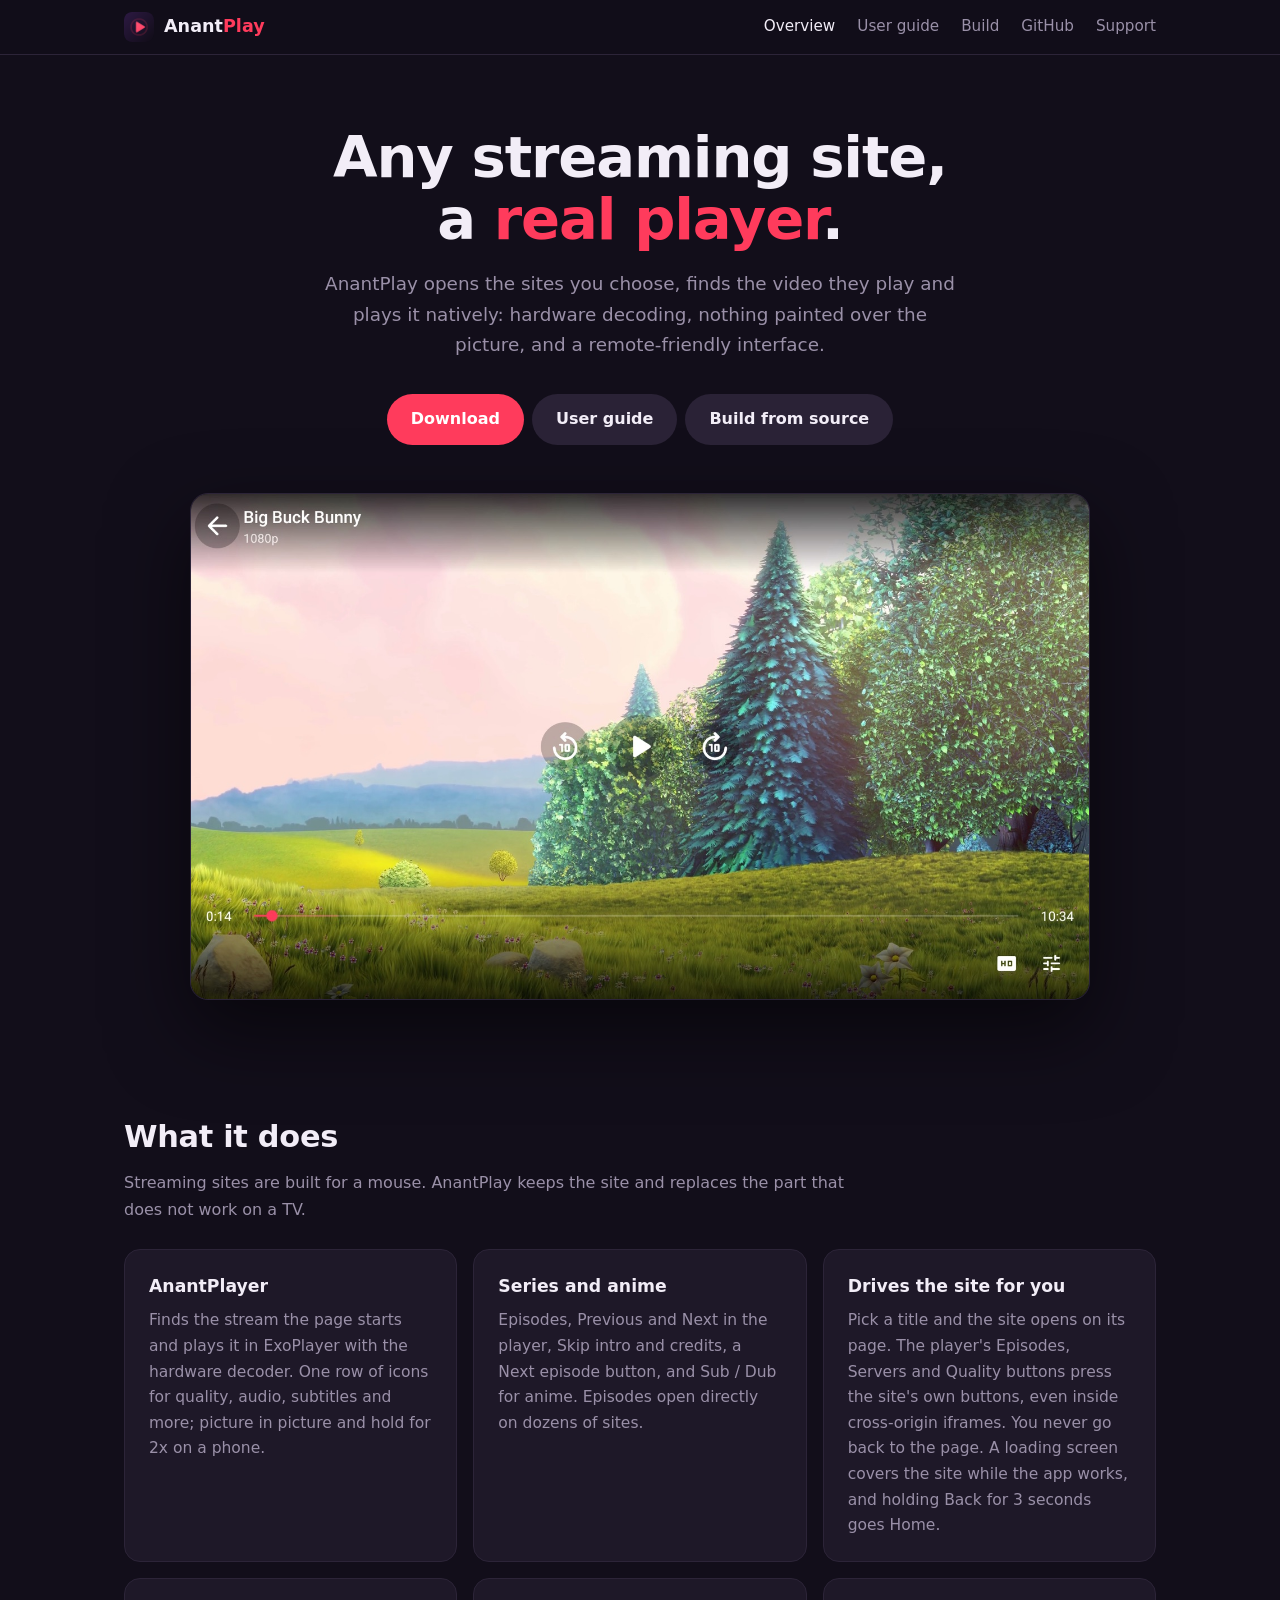
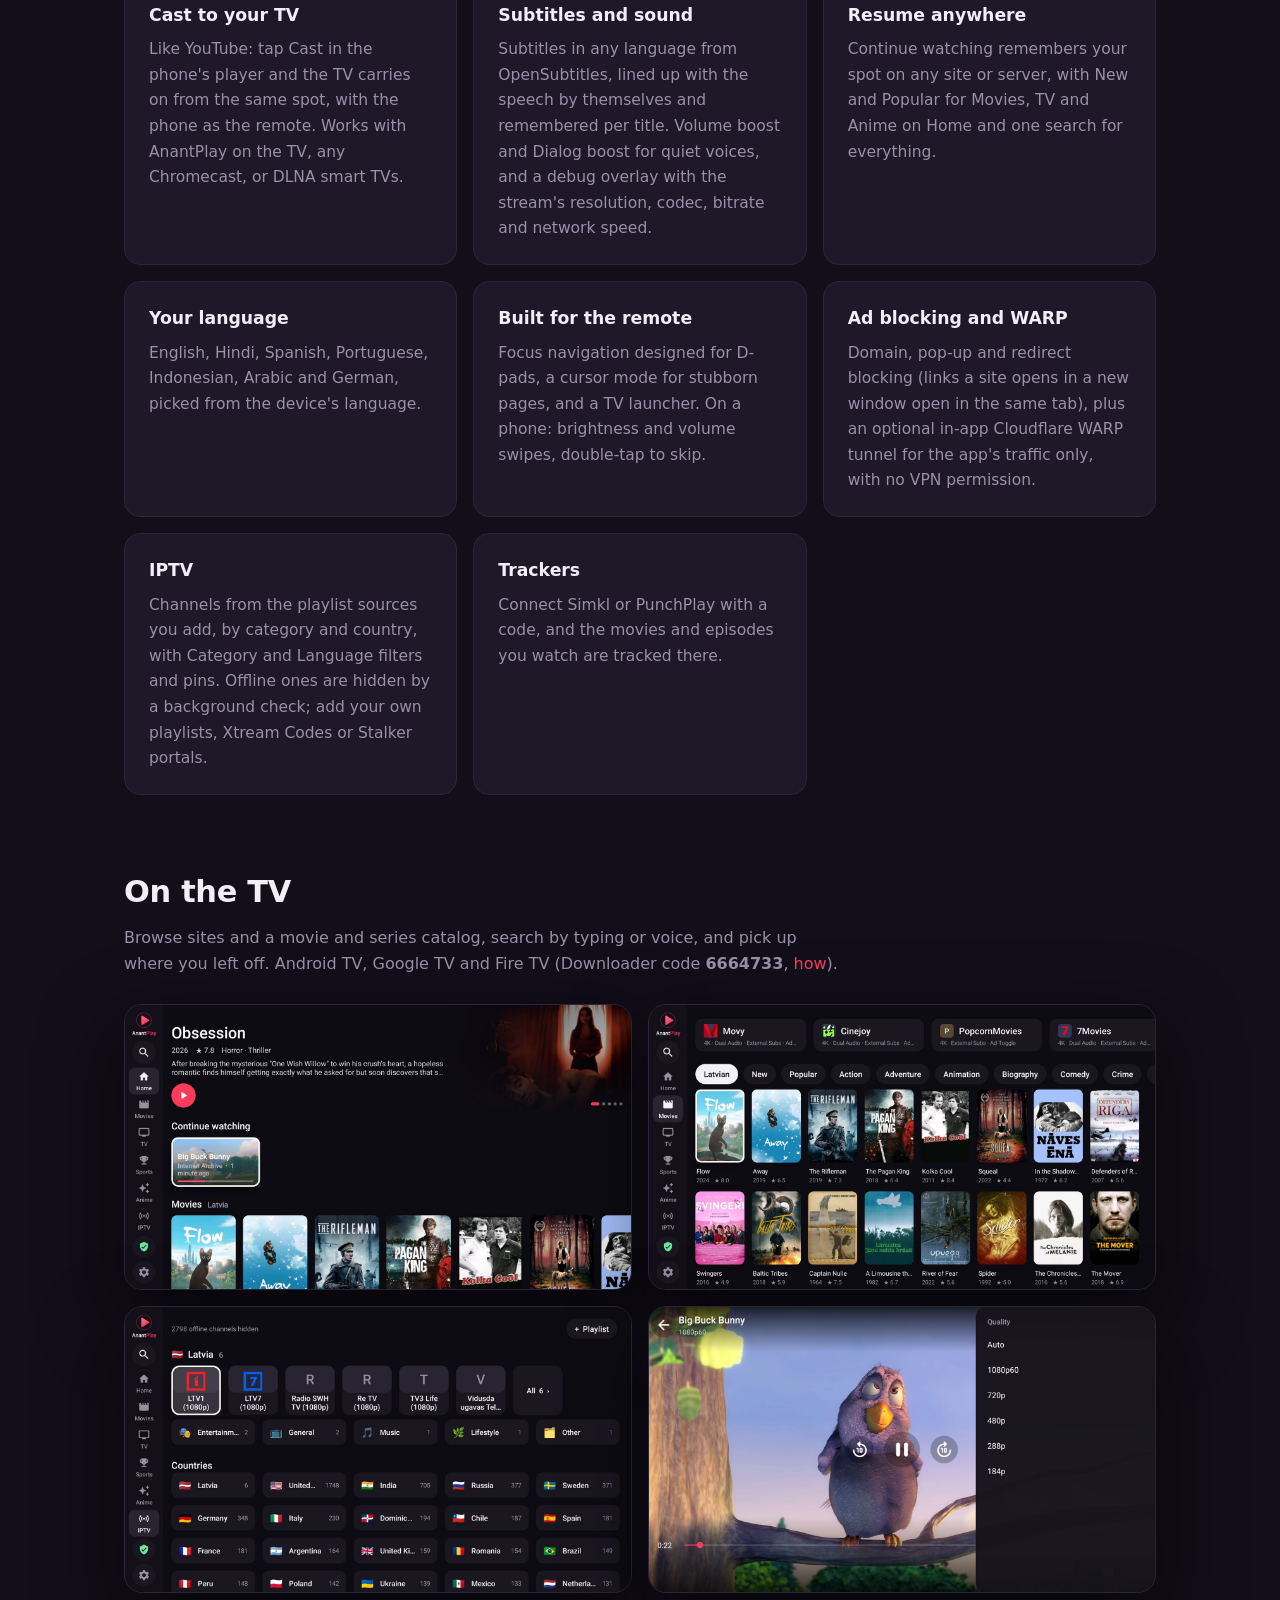
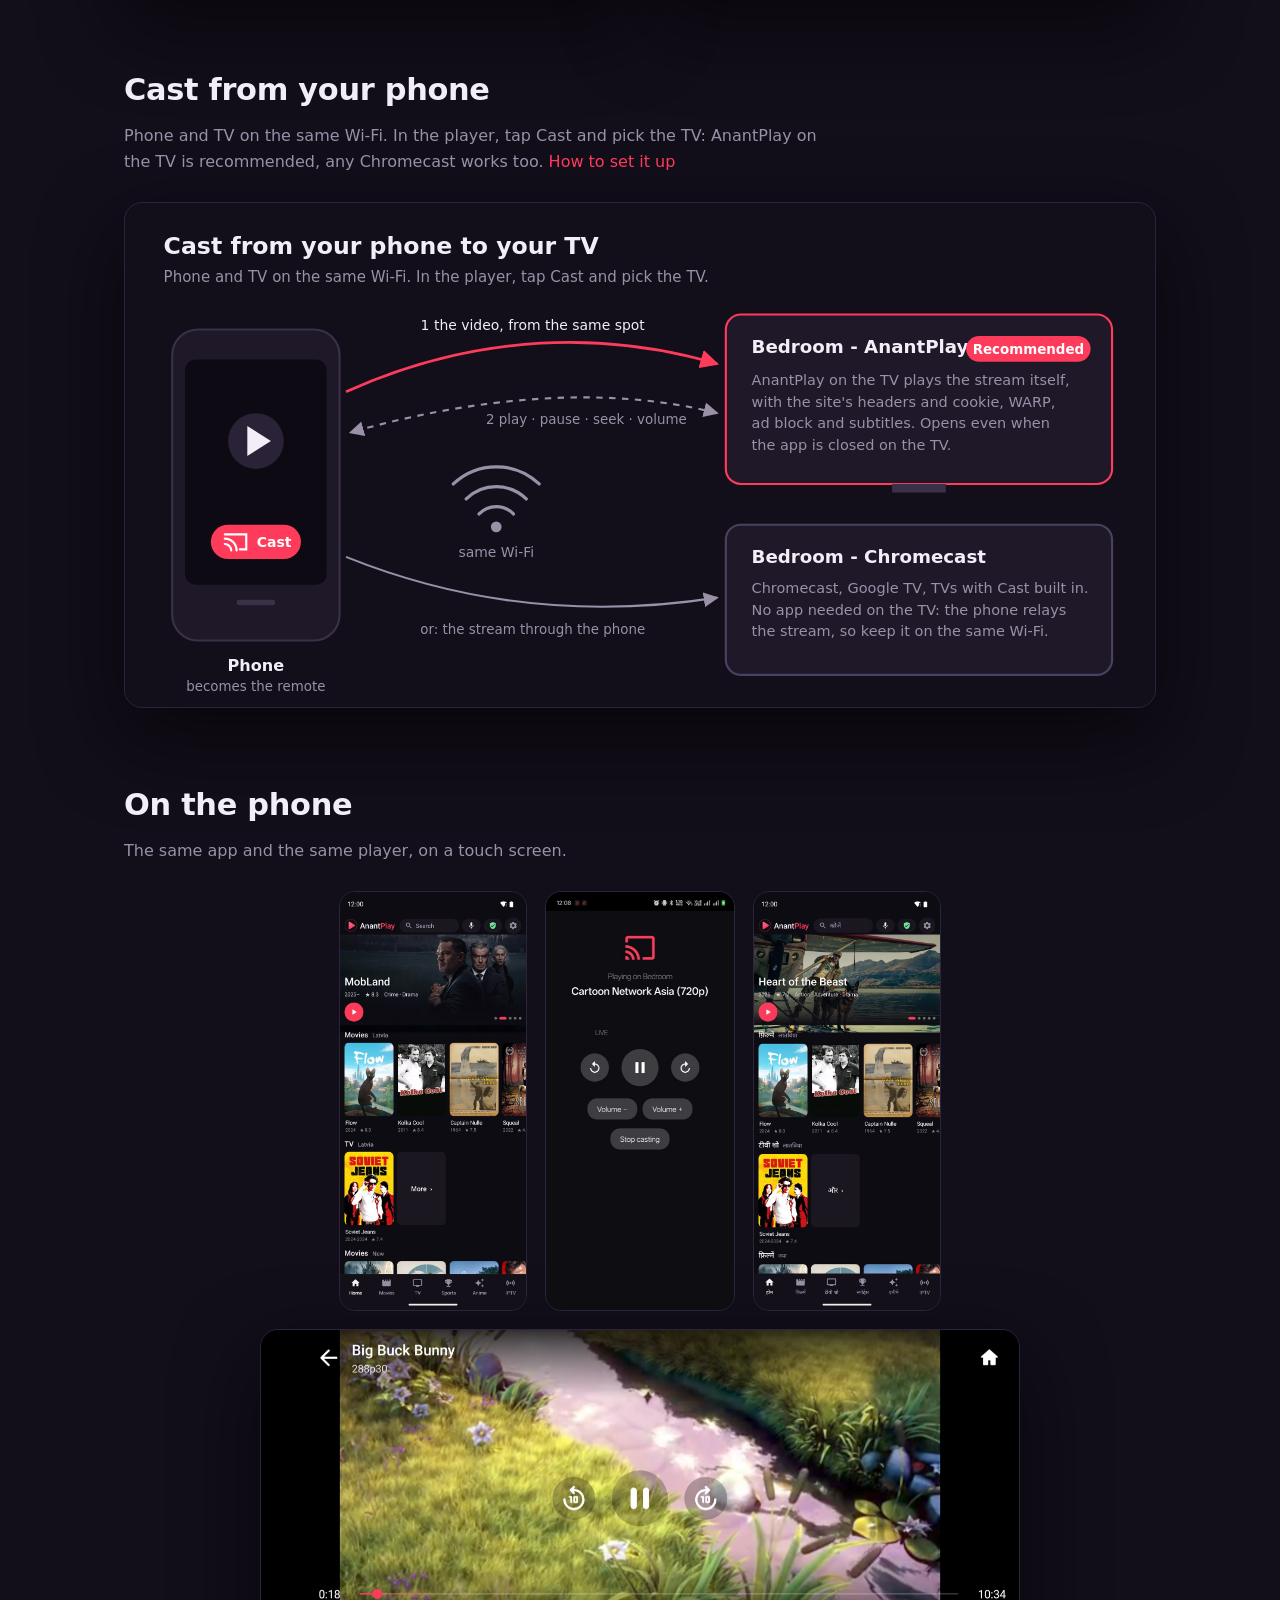
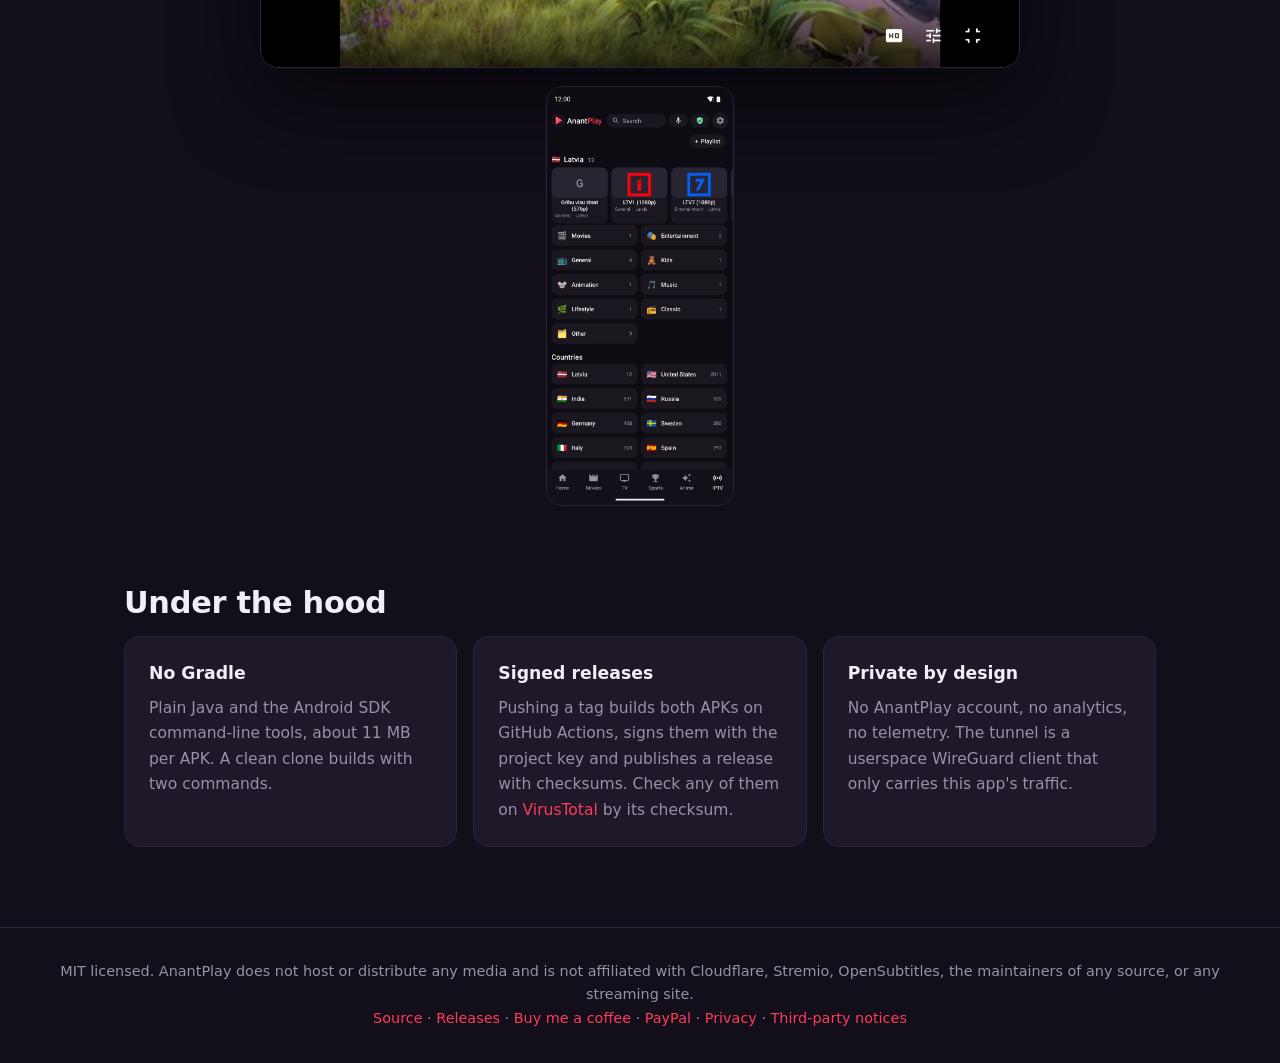
<file: docs/index.html>
<!doctype html>
<html lang="en"><head><meta charset="utf-8"><meta name="viewport" content="width=device-width,initial-scale=1">
<title>AnantPlay: any streaming site, a real player</title>
<meta name="description" content="A TV-first Android app that finds the video a streaming site plays and plays it in its own player, AnantPlayer, with ad blocking, an in-app WARP tunnel, IPTV and a remote-friendly interface.">
<meta property="og:title" content="AnantPlay: any streaming site, a real player"><meta property="og:description" content="A TV-first Android app that finds the video a streaming site plays and plays it in its own player, AnantPlayer, with ad blocking, an in-app WARP tunnel, IPTV and a remote-friendly interface."><meta property="og:image" content="banner.png">
<meta name="theme-color" content="#120e1a"><link rel="icon" href="icon.png"><link rel="stylesheet" href="style.css">
</head><body>
<header class="nav"><div class="in">
<a class="brand" href="index.html"><img src="icon.png" alt=""><span>Anant<b>Play</b></span></a>
<nav><a href="index.html" class="on">Overview</a><a href="guide.html">User guide</a><a href="build.html">Build</a><a href="https://github.com/AnantPlay/android">GitHub</a><a href="https://buymeacoffee.com/rohit267">Support</a></nav>
</div></header>

<main>
<section class="hero">
<h1>Any streaming site,<br>a <b>real player</b>.</h1>
<p class="lead">AnantPlay opens the sites you choose, finds the video they play and plays it natively: hardware decoding, nothing painted over the picture, and a remote-friendly interface.</p>
<a class="btn p" href="https://github.com/AnantPlay/android/releases/latest">Download</a><a class="btn s" href="guide.html">User guide</a><a class="btn s" href="build.html">Build from source</a>
<img class="shot" src="screenshots/player.jpg" alt="AnantPlayer">
</section>

<h2>What it does</h2>
<p class="sub">Streaming sites are built for a mouse. AnantPlay keeps the site and replaces the part that does not work on a TV.</p>
<div class="grid">
<div class="card"><h3>AnantPlayer</h3><p>Finds the stream the page starts and plays it in ExoPlayer with the hardware decoder. One row of icons for quality, audio, subtitles and more; picture in picture and hold for 2x on a phone.</p></div>
<div class="card"><h3>Series and anime</h3><p>Episodes, Previous and Next in the player, Skip intro and credits, a Next episode button, and Sub / Dub for anime. Episodes open directly on dozens of sites.</p></div>
<div class="card"><h3>Drives the site for you</h3><p>Pick a title and the site opens on its page. The player's Episodes, Servers and Quality buttons press the site's own buttons, even inside cross-origin iframes. You never go back to the page. A loading screen covers the site while the app works, and holding Back for 3 seconds goes Home.</p></div>
<div class="card"><h3>Cast to your TV</h3><p>Like YouTube: tap Cast in the phone's player and the TV carries on from the same spot, with the phone as the remote. Works with AnantPlay on the TV, any Chromecast, or DLNA smart TVs.</p></div>
<div class="card"><h3>Subtitles and sound</h3><p>Subtitles in any language from OpenSubtitles, lined up with the speech by themselves and remembered per title. Volume boost and Dialog boost for quiet voices, and a debug overlay with the stream's resolution, codec, bitrate and network speed.</p></div>
<div class="card"><h3>Resume anywhere</h3><p>Continue watching remembers your spot on any site or server, with New and Popular for Movies, TV and Anime on Home and one search for everything.</p></div>
<div class="card"><h3>Your language</h3><p>English, Hindi, Spanish, Portuguese, Indonesian, Arabic and German, picked from the device's language.</p></div>
<div class="card"><h3>Built for the remote</h3><p>Focus navigation designed for D-pads, a cursor mode for stubborn pages, and a TV launcher. On a phone: brightness and volume swipes, double-tap to skip.</p></div>
<div class="card"><h3>Ad blocking and WARP</h3><p>Domain, pop-up and redirect blocking (links a site opens in a new window open in the same tab), plus an optional in-app Cloudflare WARP tunnel for the app's traffic only, with no VPN permission.</p></div>
<div class="card"><h3>IPTV</h3><p>Channels from the playlist sources you add, by category and country, with Category and Language filters and pins. Offline ones are hidden by a background check; add your own playlists, Xtream Codes or Stalker portals.</p></div>
<div class="card"><h3>Trackers</h3><p>Connect Simkl or PunchPlay with a code, and the movies and episodes you watch are tracked there.</p></div>
</div>

<h2>On the TV</h2>
<p class="sub">Browse sites and a movie and series catalog, search by typing or voice, and pick up where you left off. Android TV, Google TV and Fire TV (Downloader code <b>6664733</b>, <a href="guide.html#firetv">how</a>).</p>
<div class="two"><img class="shot" src="screenshots/home.jpg" alt="Home"><img class="shot" src="screenshots/sites.jpg" alt="Sites"></div>
<div class="two" style="margin-top:16px"><img class="shot" src="screenshots/iptv.jpg" alt="IPTV"><img class="shot" src="screenshots/quality.jpg" alt="Quality"></div>

<h2>Cast from your phone</h2>
<p class="sub">Phone and TV on the same Wi-Fi. In the player, tap Cast and pick the TV: AnantPlay on the TV is recommended, any Chromecast works too. <a href="guide.html#cast">How to set it up</a></p>
<img class="shot" src="cast.svg" alt="Cast from the phone to a TV on the same Wi-Fi">

<h2>On the phone</h2>
<p class="sub">The same app and the same player, on a touch screen.</p>
<div class="phones"><img src="screenshots/phone-home.jpg" alt="Phone home"><img src="screenshots/phone-cast.jpg" alt="The phone as the remote"><img src="screenshots/phone-hindi.jpg" alt="Home in Hindi"></div>
<img class="shot" src="screenshots/phone-player.jpg" alt="Phone player" style="max-width:760px;margin:18px auto 0">
<div class="phones" style="margin-top:18px"><img src="screenshots/phone-iptv.jpg" alt="IPTV on a phone"></div>

<h2>Under the hood</h2>
<div class="grid">
<div class="card"><h3>No Gradle</h3><p>Plain Java and the Android SDK command-line tools, about 11 MB per APK. A clean clone builds with two commands.</p></div>
<div class="card"><h3>Signed releases</h3><p>Pushing a tag builds both APKs on GitHub Actions, signs them with the project key and publishes a release with checksums. Check any of them on <a href="https://www.virustotal.com">VirusTotal</a> by its checksum.</p></div>
<div class="card"><h3>Private by design</h3><p>No AnantPlay account, no analytics, no telemetry. The tunnel is a userspace WireGuard client that only carries this app's traffic.</p></div>
</div>
</main>
<footer>MIT licensed. AnantPlay does not host or distribute any media and is not affiliated with Cloudflare, Stremio, OpenSubtitles, the maintainers of any source, or any streaming site.<br>
<a href="https://github.com/AnantPlay/android">Source</a> · <a href="https://github.com/AnantPlay/android/releases/latest">Releases</a> · <a href="https://buymeacoffee.com/rohit267">Buy me a coffee</a> · <a href="https://paypal.me/champdev">PayPal</a> · <a href="privacy.html">Privacy</a> · <a href="https://github.com/AnantPlay/android/blob/main/THIRD_PARTY.md">Third-party notices</a></footer>
</body></html>
</file>
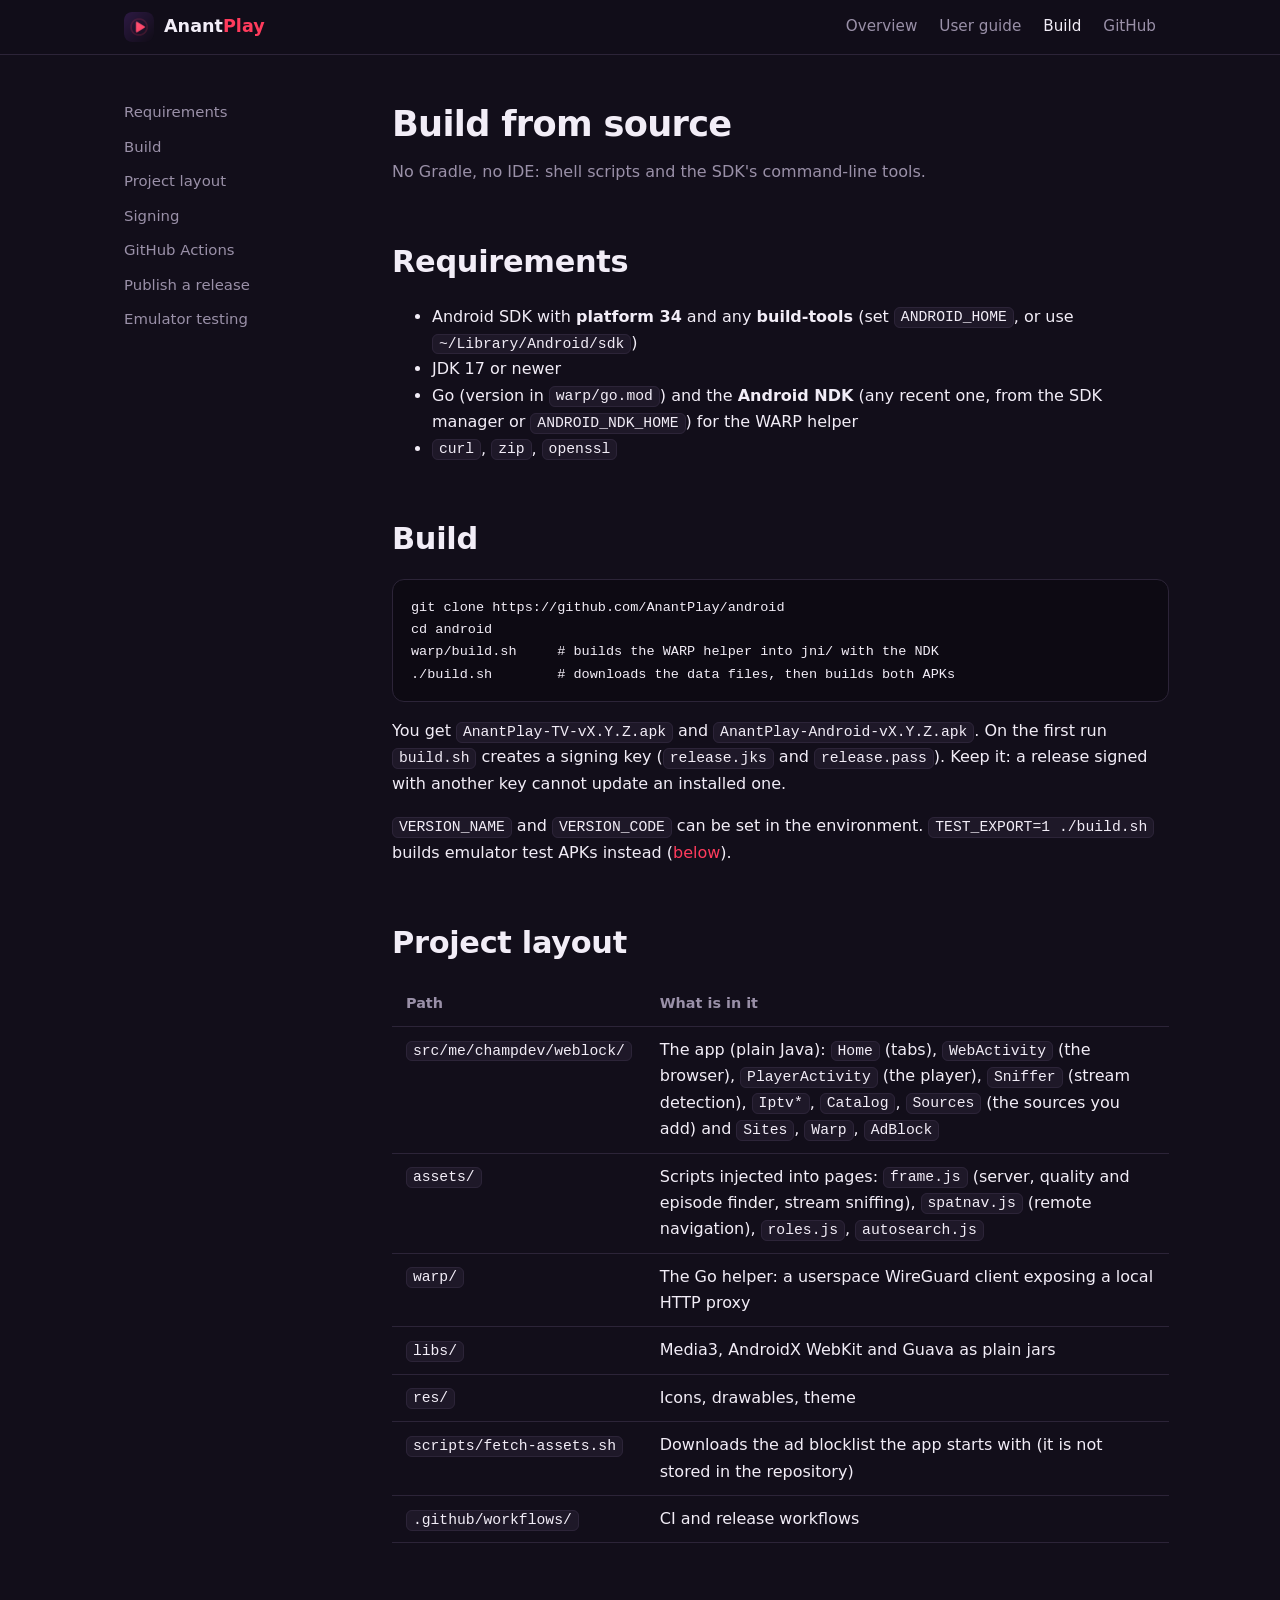
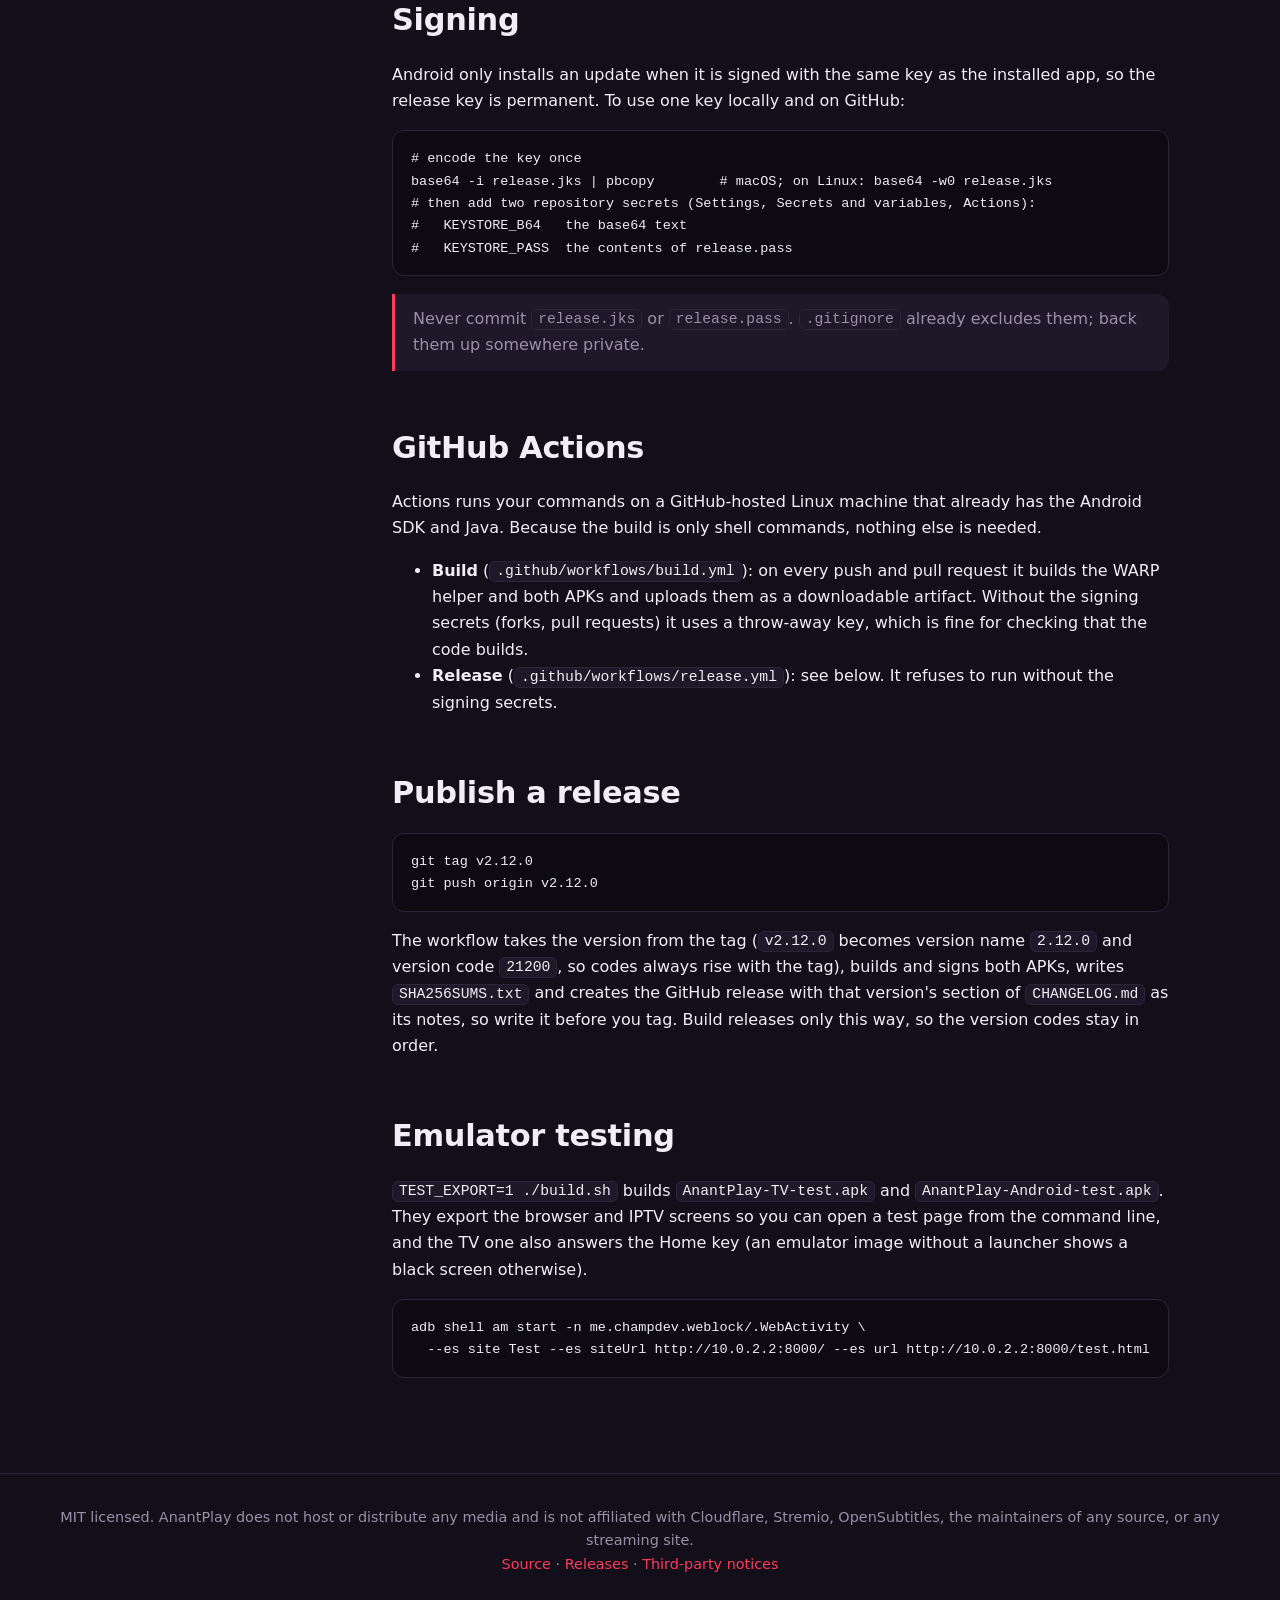
<file: docs/build.html>
<!doctype html>
<html lang="en"><head><meta charset="utf-8"><meta name="viewport" content="width=device-width,initial-scale=1">
<title>Build from source - AnantPlay</title>
<meta name="description" content="Build AnantPlay with plain Android SDK tools, set up signing, and publish releases from GitHub Actions.">
<meta property="og:title" content="Build from source - AnantPlay"><meta property="og:description" content="Build AnantPlay with plain Android SDK tools, set up signing, and publish releases from GitHub Actions."><meta property="og:image" content="banner.png">
<meta name="theme-color" content="#120e1a"><link rel="icon" href="icon.png"><link rel="stylesheet" href="style.css">
</head><body>
<header class="nav"><div class="in">
<a class="brand" href="index.html"><img src="icon.png" alt=""><span>Anant<b>Play</b></span></a>
<nav><a href="index.html">Overview</a><a href="guide.html">User guide</a><a href="build.html" class="on">Build</a><a href="https://github.com/AnantPlay/android">GitHub</a></nav>
</div></header>

<main><div class="layout">
<aside class="toc"><a href="#requirements">Requirements</a><a href="#build">Build</a><a href="#layout">Project layout</a><a href="#signing">Signing</a><a href="#ci">GitHub Actions</a><a href="#release">Publish a release</a><a href="#emulator">Emulator testing</a></aside>
<article>
<h1>Build from source</h1>
<p class="sub">No Gradle, no IDE: shell scripts and the SDK's command-line tools.</p>

<h2 id="requirements">Requirements</h2>
<ul><li>Android SDK with <b>platform 34</b> and any <b>build-tools</b> (set <code>ANDROID_HOME</code>, or use <code>~/Library/Android/sdk</code>)</li>
<li>JDK 17 or newer</li><li>Go (version in <code>warp/go.mod</code>) and the <b>Android NDK</b> (any recent one, from the SDK manager or <code>ANDROID_NDK_HOME</code>) for the WARP helper</li><li><code>curl</code>, <code>zip</code>, <code>openssl</code></li></ul>

<h2 id="build">Build</h2>
<pre><code>git clone https://github.com/AnantPlay/android
cd android
warp/build.sh     # builds the WARP helper into jni/ with the NDK
./build.sh        # downloads the data files, then builds both APKs</code></pre>
<p>You get <code>AnantPlay-TV-vX.Y.Z.apk</code> and <code>AnantPlay-Android-vX.Y.Z.apk</code>. On the first run <code>build.sh</code> creates a signing key (<code>release.jks</code> and <code>release.pass</code>). Keep it: a release signed with another key cannot update an installed one.</p>
<p><code>VERSION_NAME</code> and <code>VERSION_CODE</code> can be set in the environment. <code>TEST_EXPORT=1 ./build.sh</code> builds emulator test APKs instead (<a href="#emulator">below</a>).</p>

<h2 id="layout">Project layout</h2>
<table><tr><th>Path</th><th>What is in it</th></tr>
<tr><td><code>src/me/champdev/weblock/</code></td><td>The app (plain Java): <code>Home</code> (tabs), <code>WebActivity</code> (the browser), <code>PlayerActivity</code> (the player), <code>Sniffer</code> (stream detection), <code>Iptv*</code>, <code>Catalog</code>, <code>Sources</code> (the sources you add) and <code>Sites</code>, <code>Warp</code>, <code>AdBlock</code></td></tr>
<tr><td><code>assets/</code></td><td>Scripts injected into pages: <code>frame.js</code> (server, quality and episode finder, stream sniffing), <code>spatnav.js</code> (remote navigation), <code>roles.js</code>, <code>autosearch.js</code></td></tr>
<tr><td><code>warp/</code></td><td>The Go helper: a userspace WireGuard client exposing a local HTTP proxy</td></tr>
<tr><td><code>libs/</code></td><td>Media3, AndroidX WebKit and Guava as plain jars</td></tr>
<tr><td><code>res/</code></td><td>Icons, drawables, theme</td></tr>
<tr><td><code>scripts/fetch-assets.sh</code></td><td>Downloads the ad blocklist the app starts with (it is not stored in the repository)</td></tr>
<tr><td><code>.github/workflows/</code></td><td>CI and release workflows</td></tr></table>

<h2 id="signing">Signing</h2>
<p>Android only installs an update when it is signed with the same key as the installed app, so the release key is permanent. To use one key locally and on GitHub:</p>
<pre><code># encode the key once
base64 -i release.jks | pbcopy        # macOS; on Linux: base64 -w0 release.jks
# then add two repository secrets (Settings, Secrets and variables, Actions):
#   KEYSTORE_B64   the base64 text
#   KEYSTORE_PASS  the contents of release.pass</code></pre>
<div class="note">Never commit <code>release.jks</code> or <code>release.pass</code>. <code>.gitignore</code> already excludes them; back them up somewhere private.</div>

<h2 id="ci">GitHub Actions</h2>
<p>Actions runs your commands on a GitHub-hosted Linux machine that already has the Android SDK and Java. Because the build is only shell commands, nothing else is needed.</p>
<ul>
<li><b>Build</b> (<code>.github/workflows/build.yml</code>): on every push and pull request it builds the WARP helper and both APKs and uploads them as a downloadable artifact. Without the signing secrets (forks, pull requests) it uses a throw-away key, which is fine for checking that the code builds.</li>
<li><b>Release</b> (<code>.github/workflows/release.yml</code>): see below. It refuses to run without the signing secrets.</li>
</ul>

<h2 id="release">Publish a release</h2>
<pre><code>git tag v2.12.0
git push origin v2.12.0</code></pre>
<p>The workflow takes the version from the tag (<code>v2.12.0</code> becomes version name <code>2.12.0</code> and version code <code>21200</code>, so codes always rise with the tag), builds and signs both APKs, writes <code>SHA256SUMS.txt</code> and creates the GitHub release with that version's section of <code>CHANGELOG.md</code> as its notes, so write it before you tag. Build releases only this way, so the version codes stay in order.</p>

<h2 id="emulator">Emulator testing</h2>
<p><code>TEST_EXPORT=1 ./build.sh</code> builds <code>AnantPlay-TV-test.apk</code> and <code>AnantPlay-Android-test.apk</code>. They export the browser and IPTV screens so you can open a test page from the command line, and the TV one also answers the Home key (an emulator image without a launcher shows a black screen otherwise).</p>
<pre><code>adb shell am start -n me.champdev.weblock/.WebActivity \
  --es site Test --es siteUrl http://10.0.2.2:8000/ --es url http://10.0.2.2:8000/test.html</code></pre>
</article>
</div></main>
<footer>MIT licensed. AnantPlay does not host or distribute any media and is not affiliated with Cloudflare, Stremio, OpenSubtitles, the maintainers of any source, or any streaming site.<br>
<a href="https://github.com/AnantPlay/android">Source</a> · <a href="https://github.com/AnantPlay/android/releases/latest">Releases</a> · <a href="https://github.com/AnantPlay/android/blob/main/THIRD_PARTY.md">Third-party notices</a></footer>
</body></html>
</file>
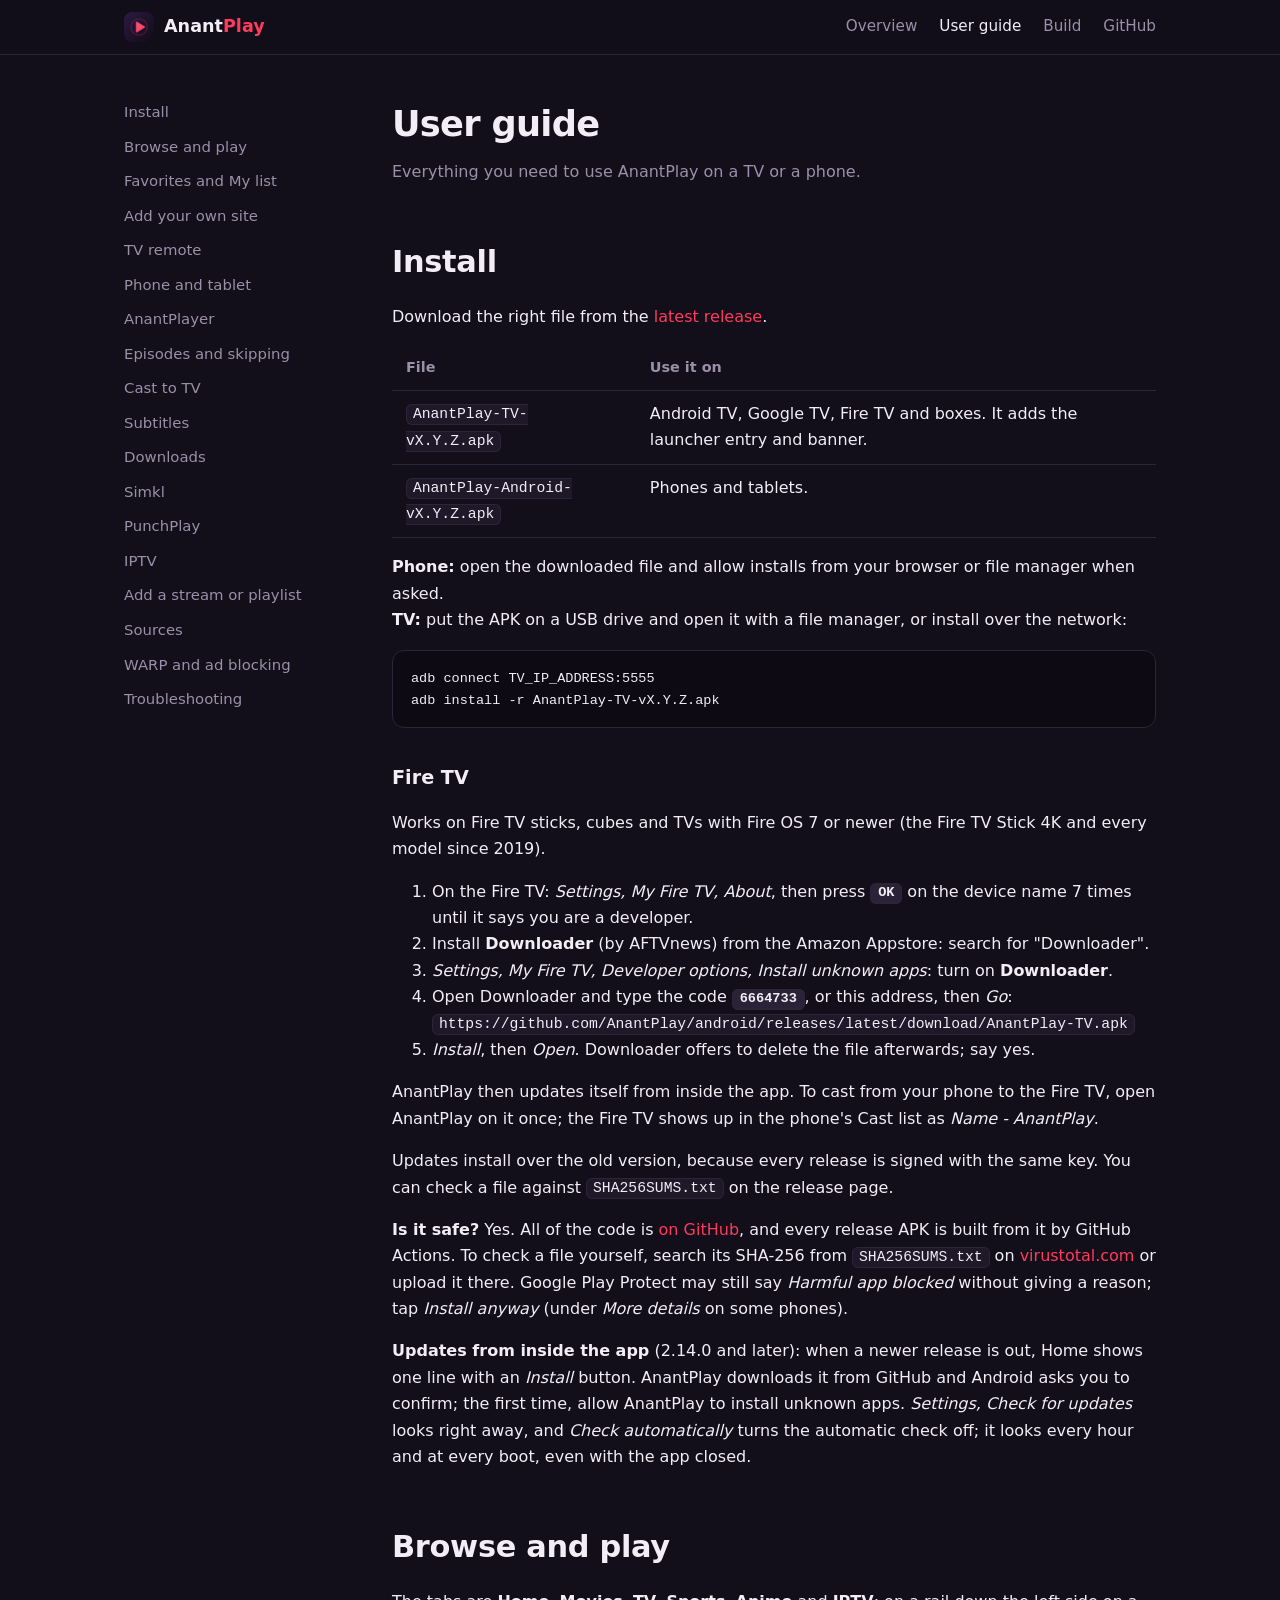
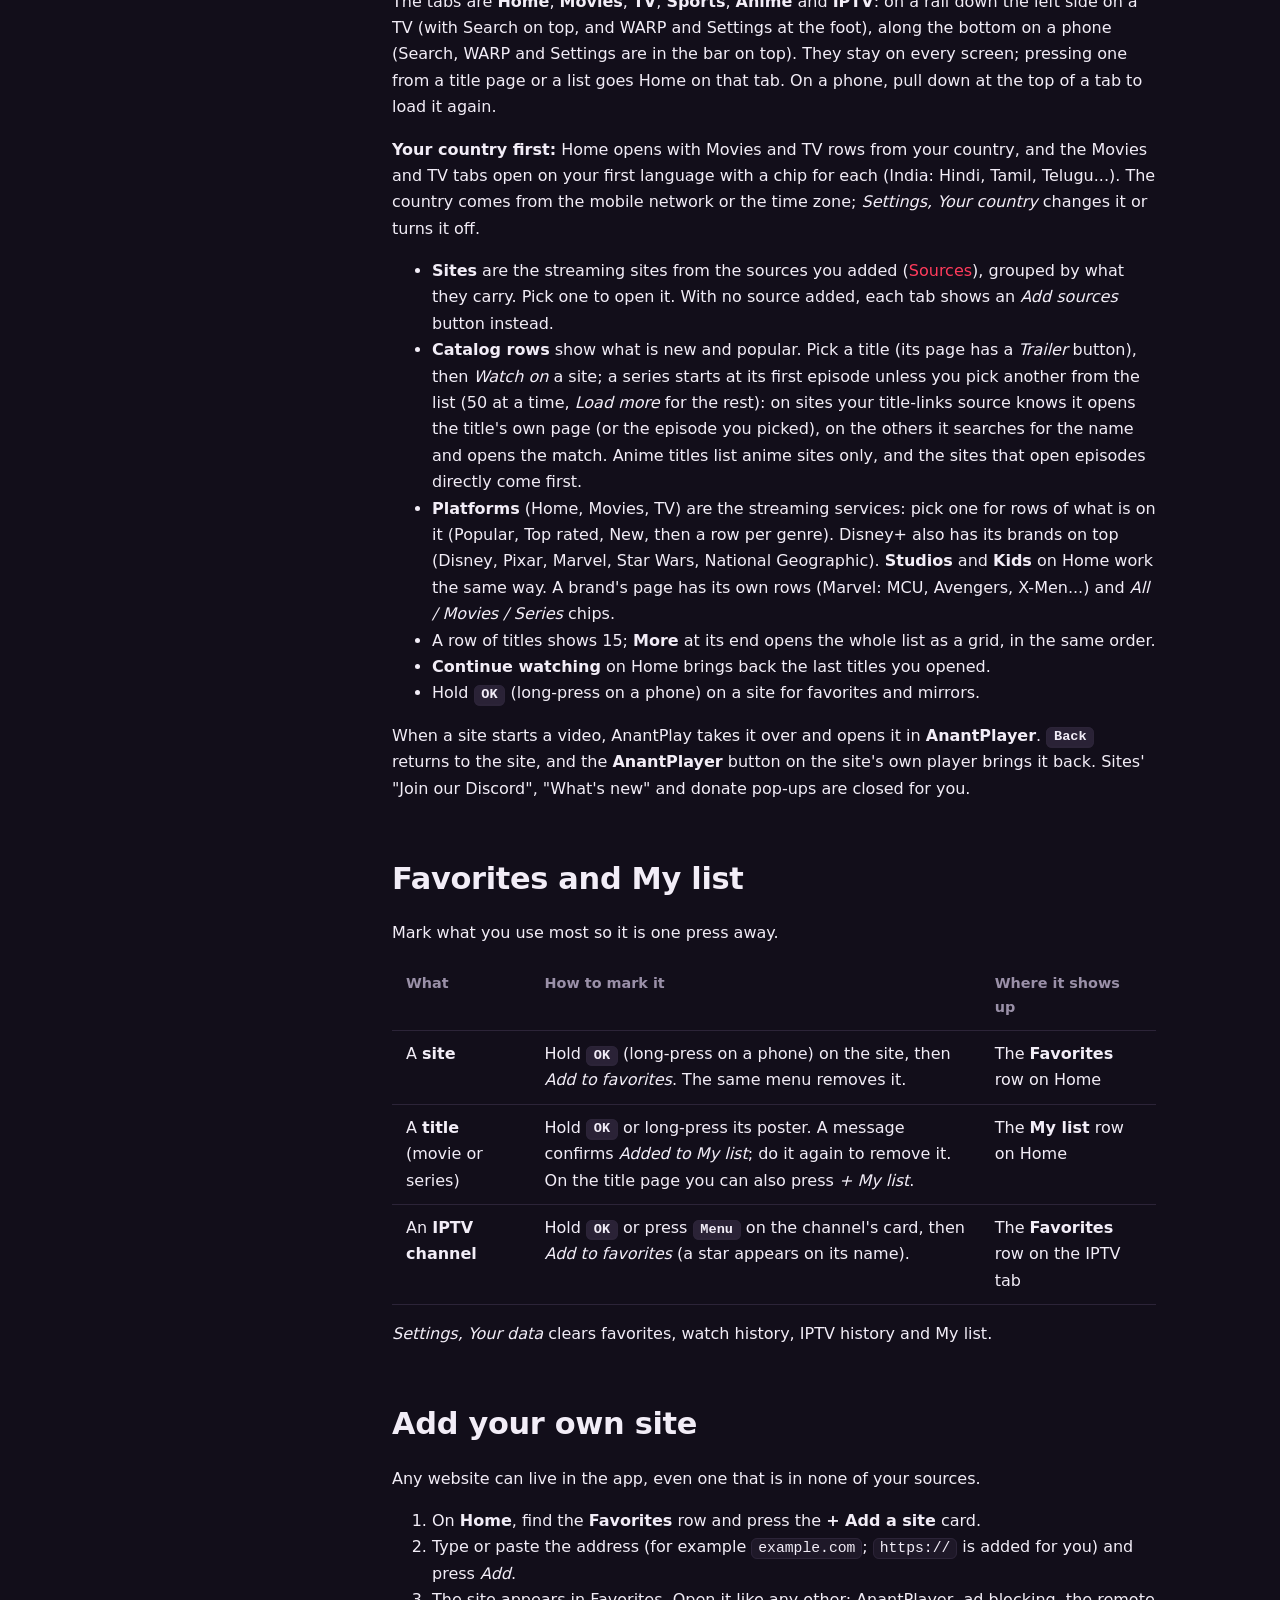
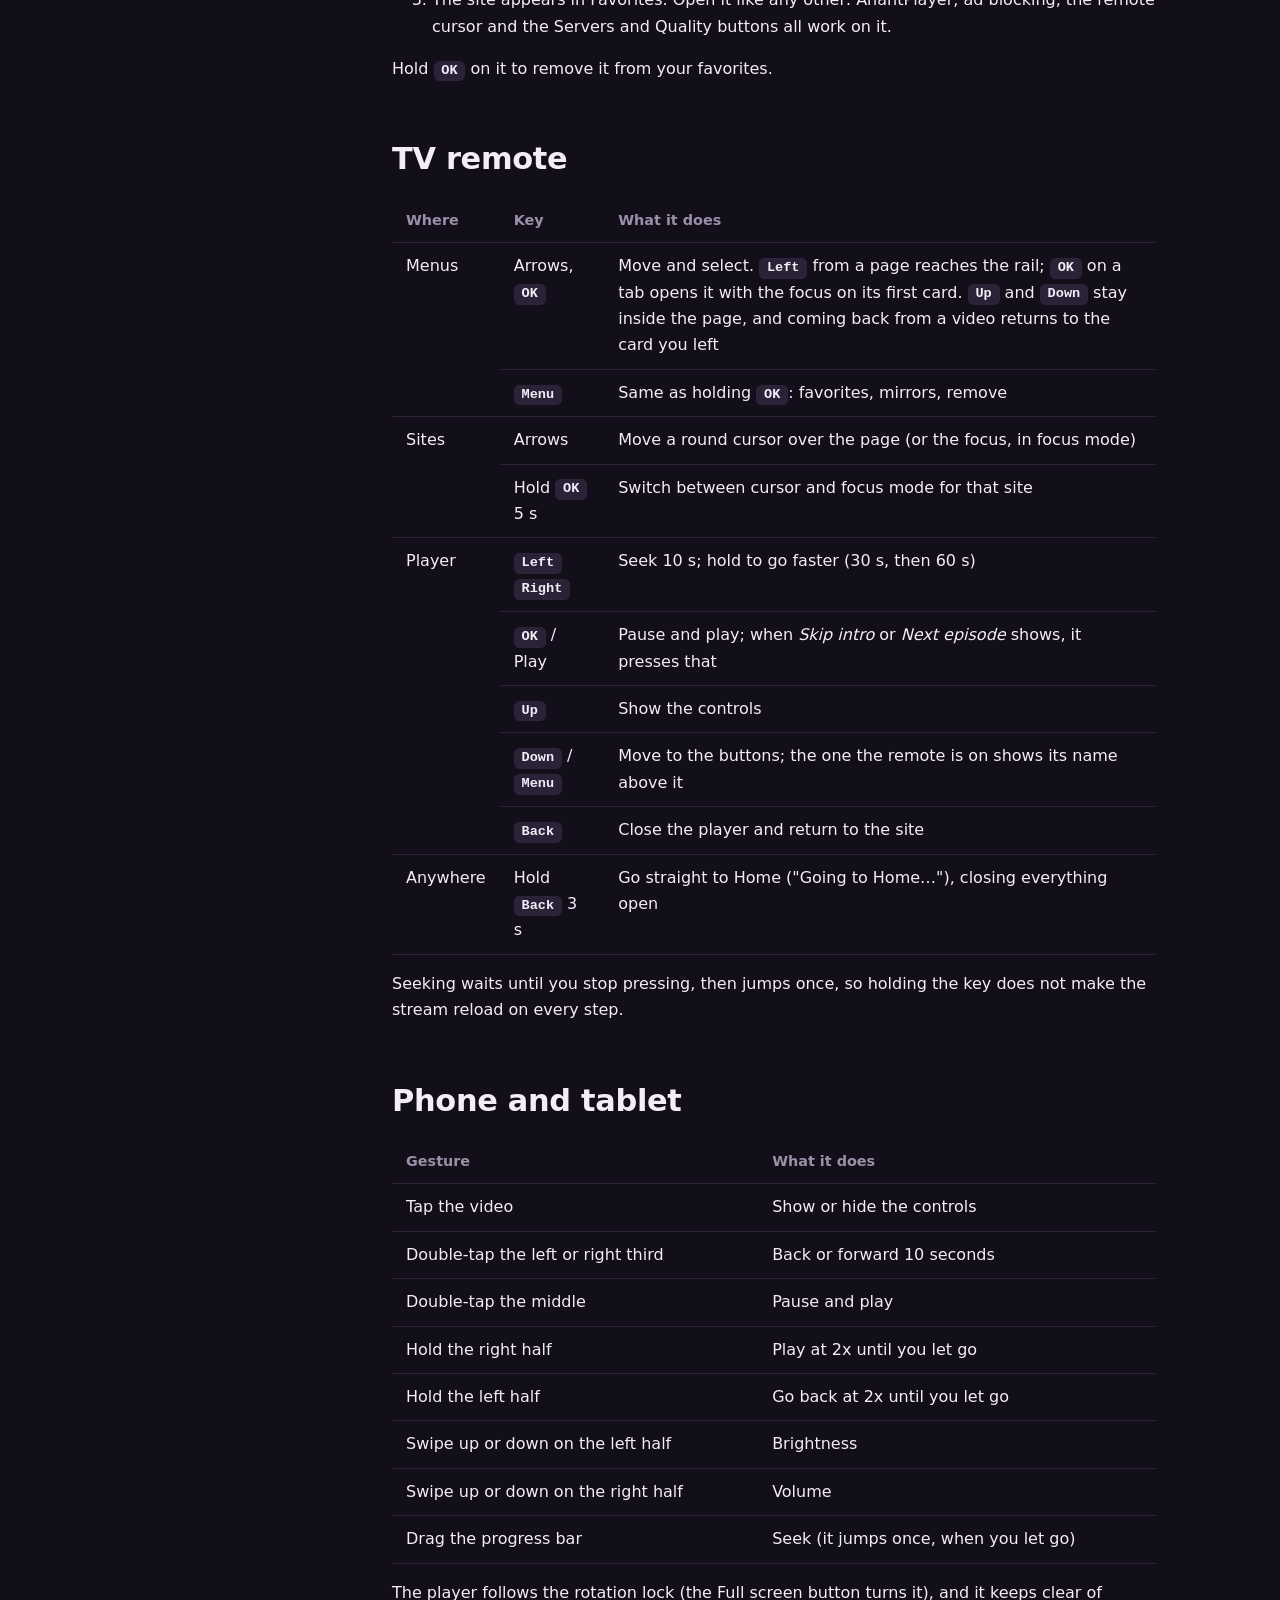
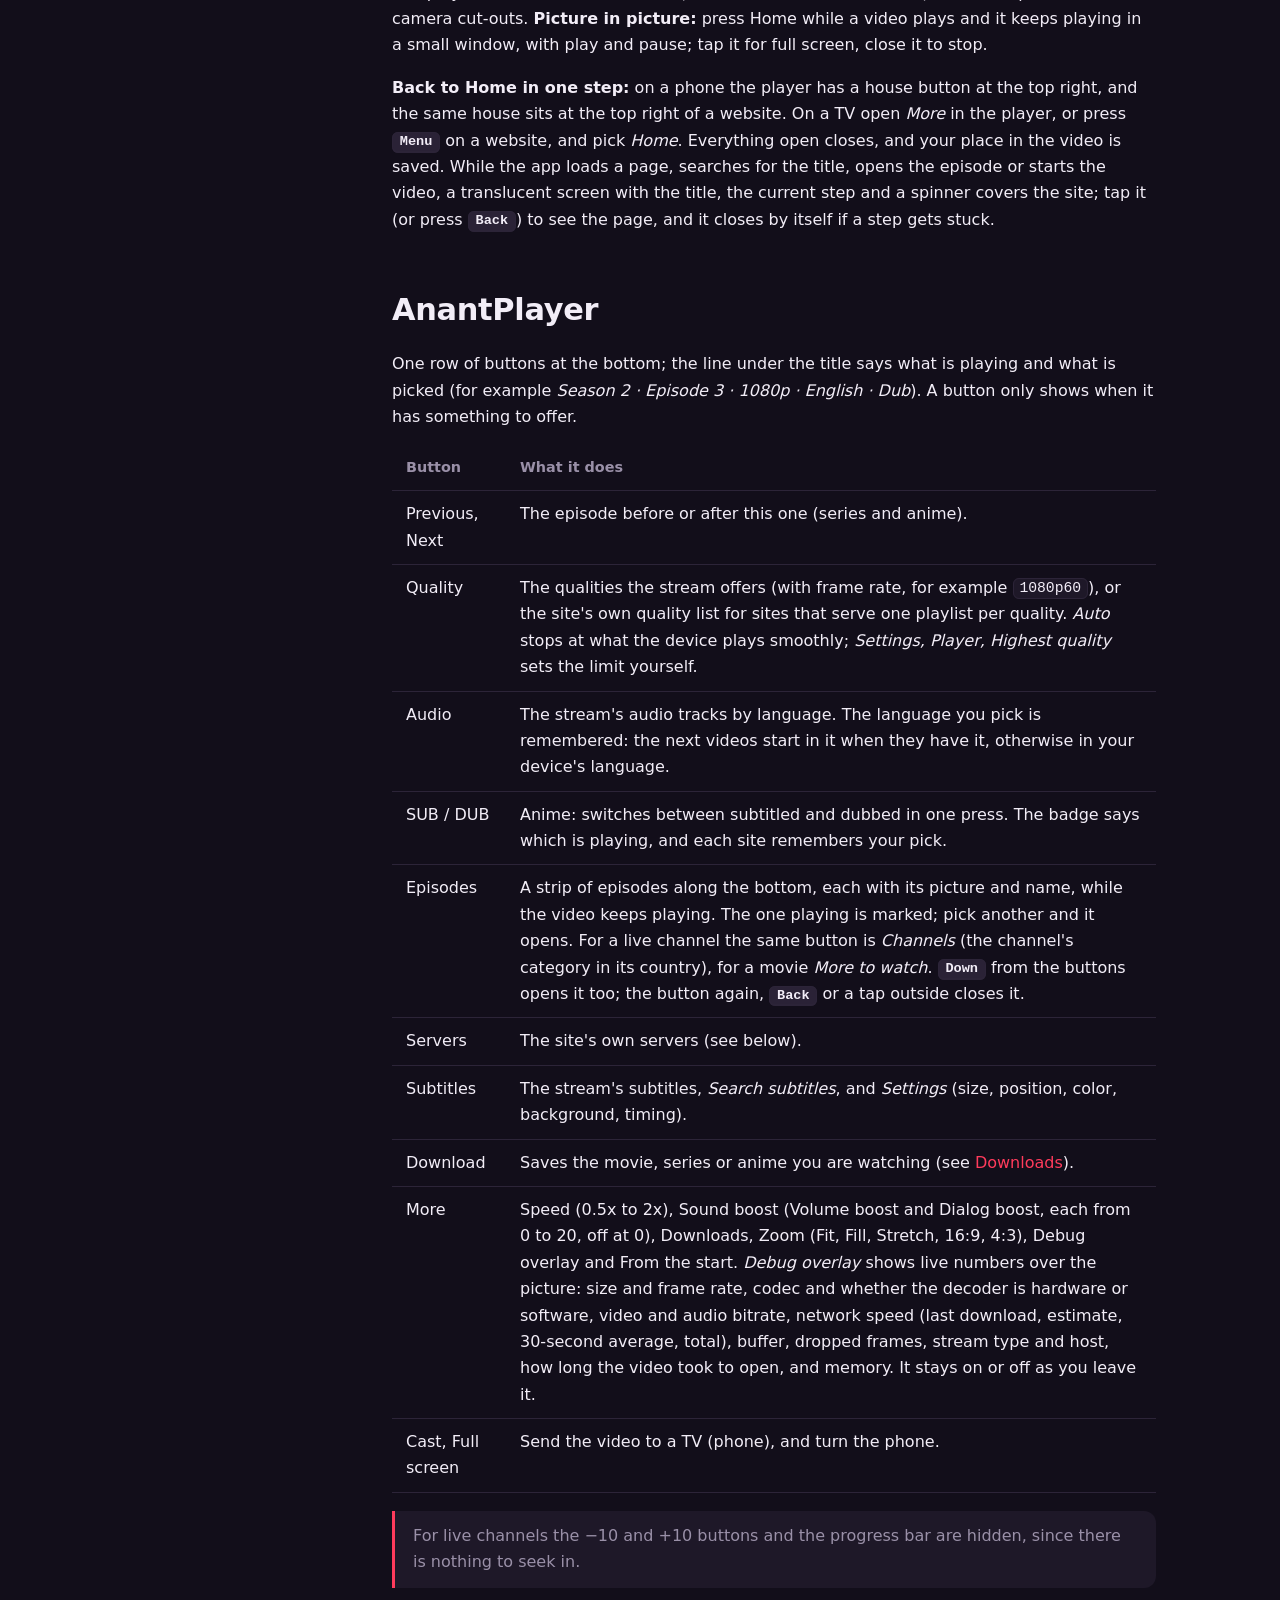
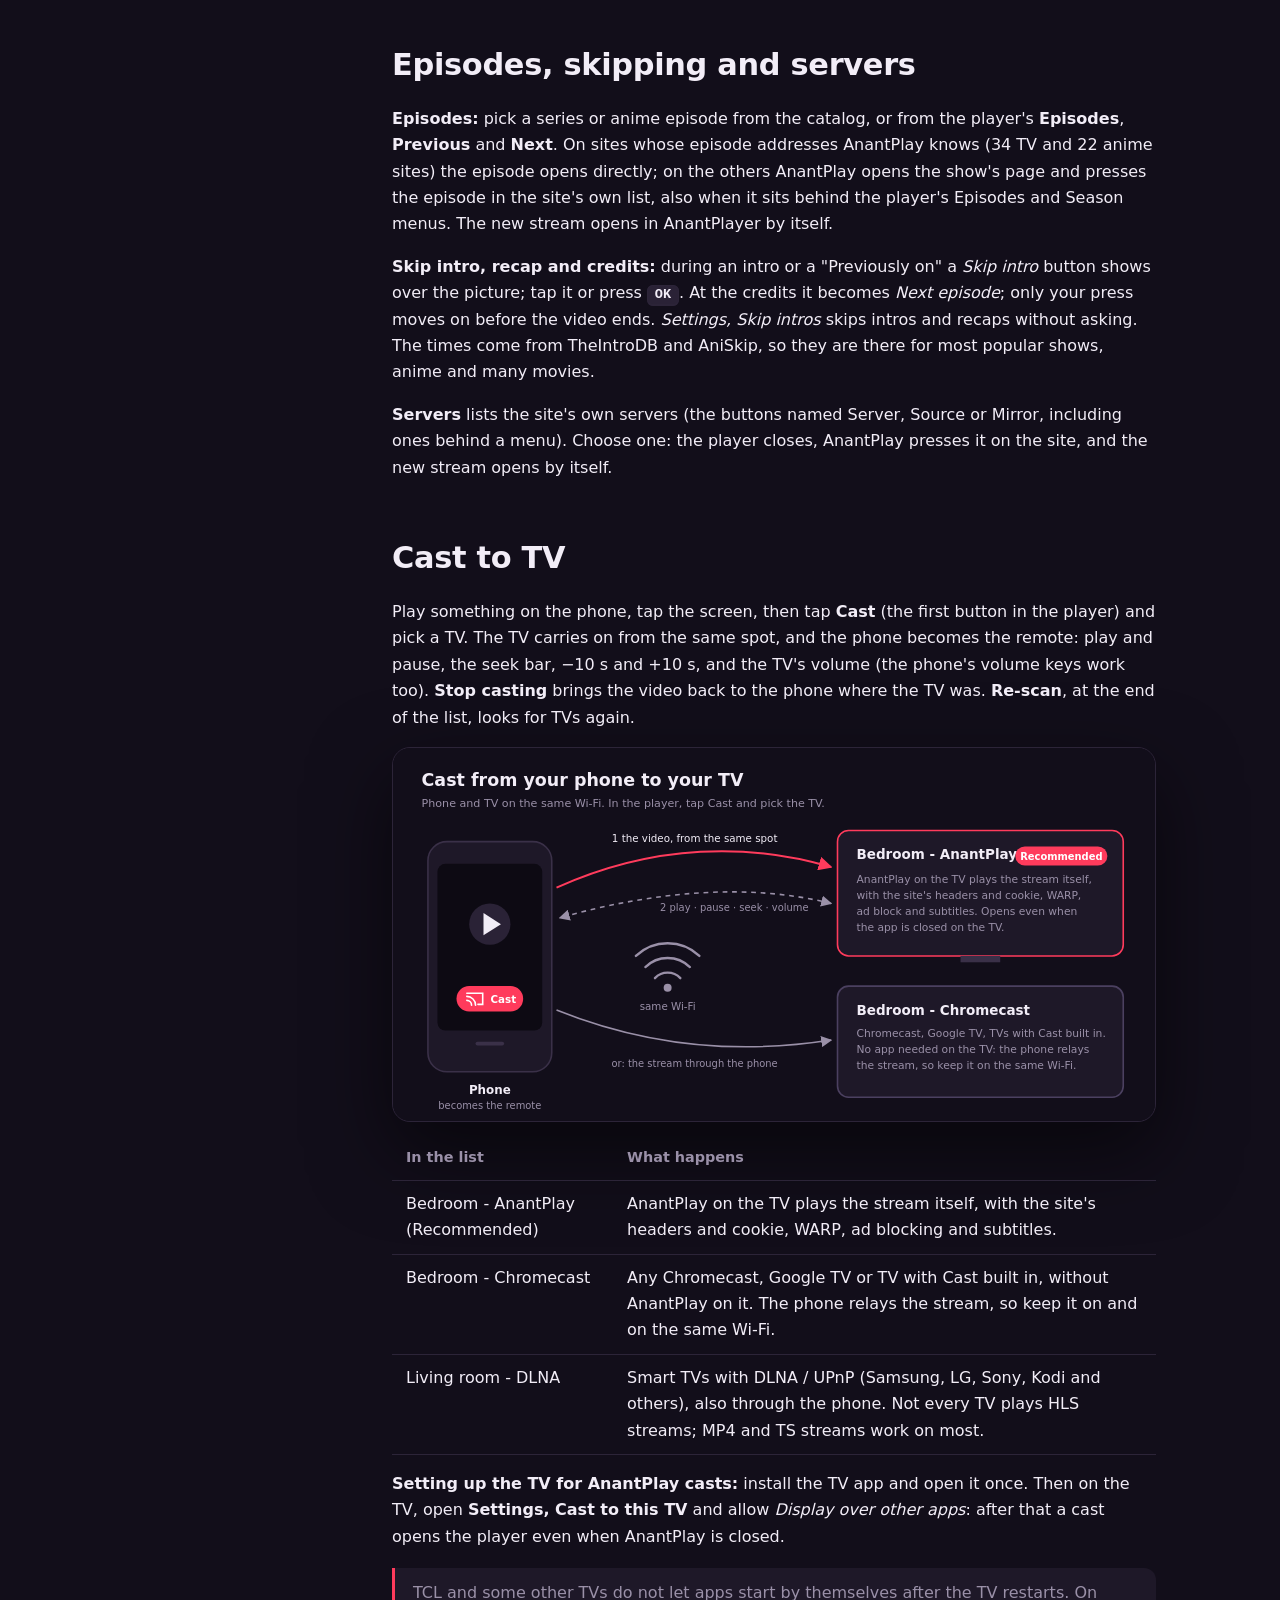
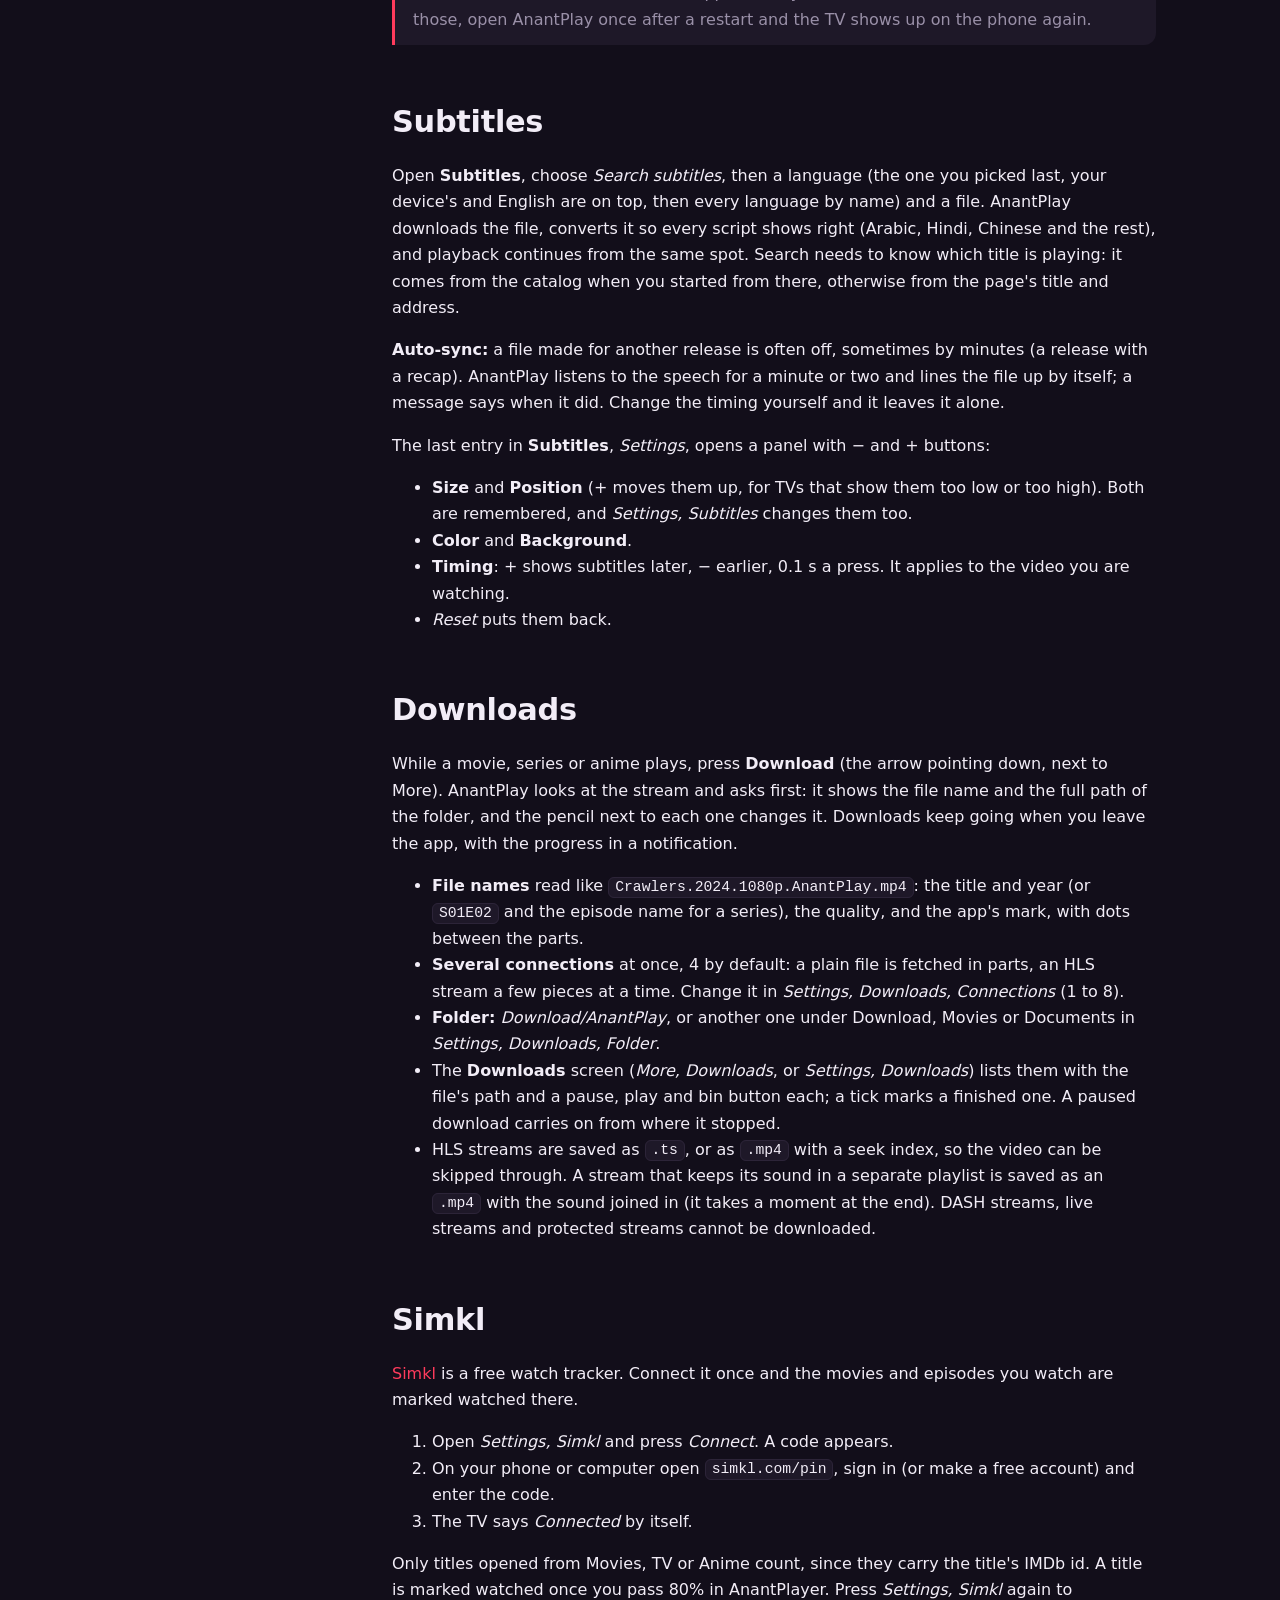
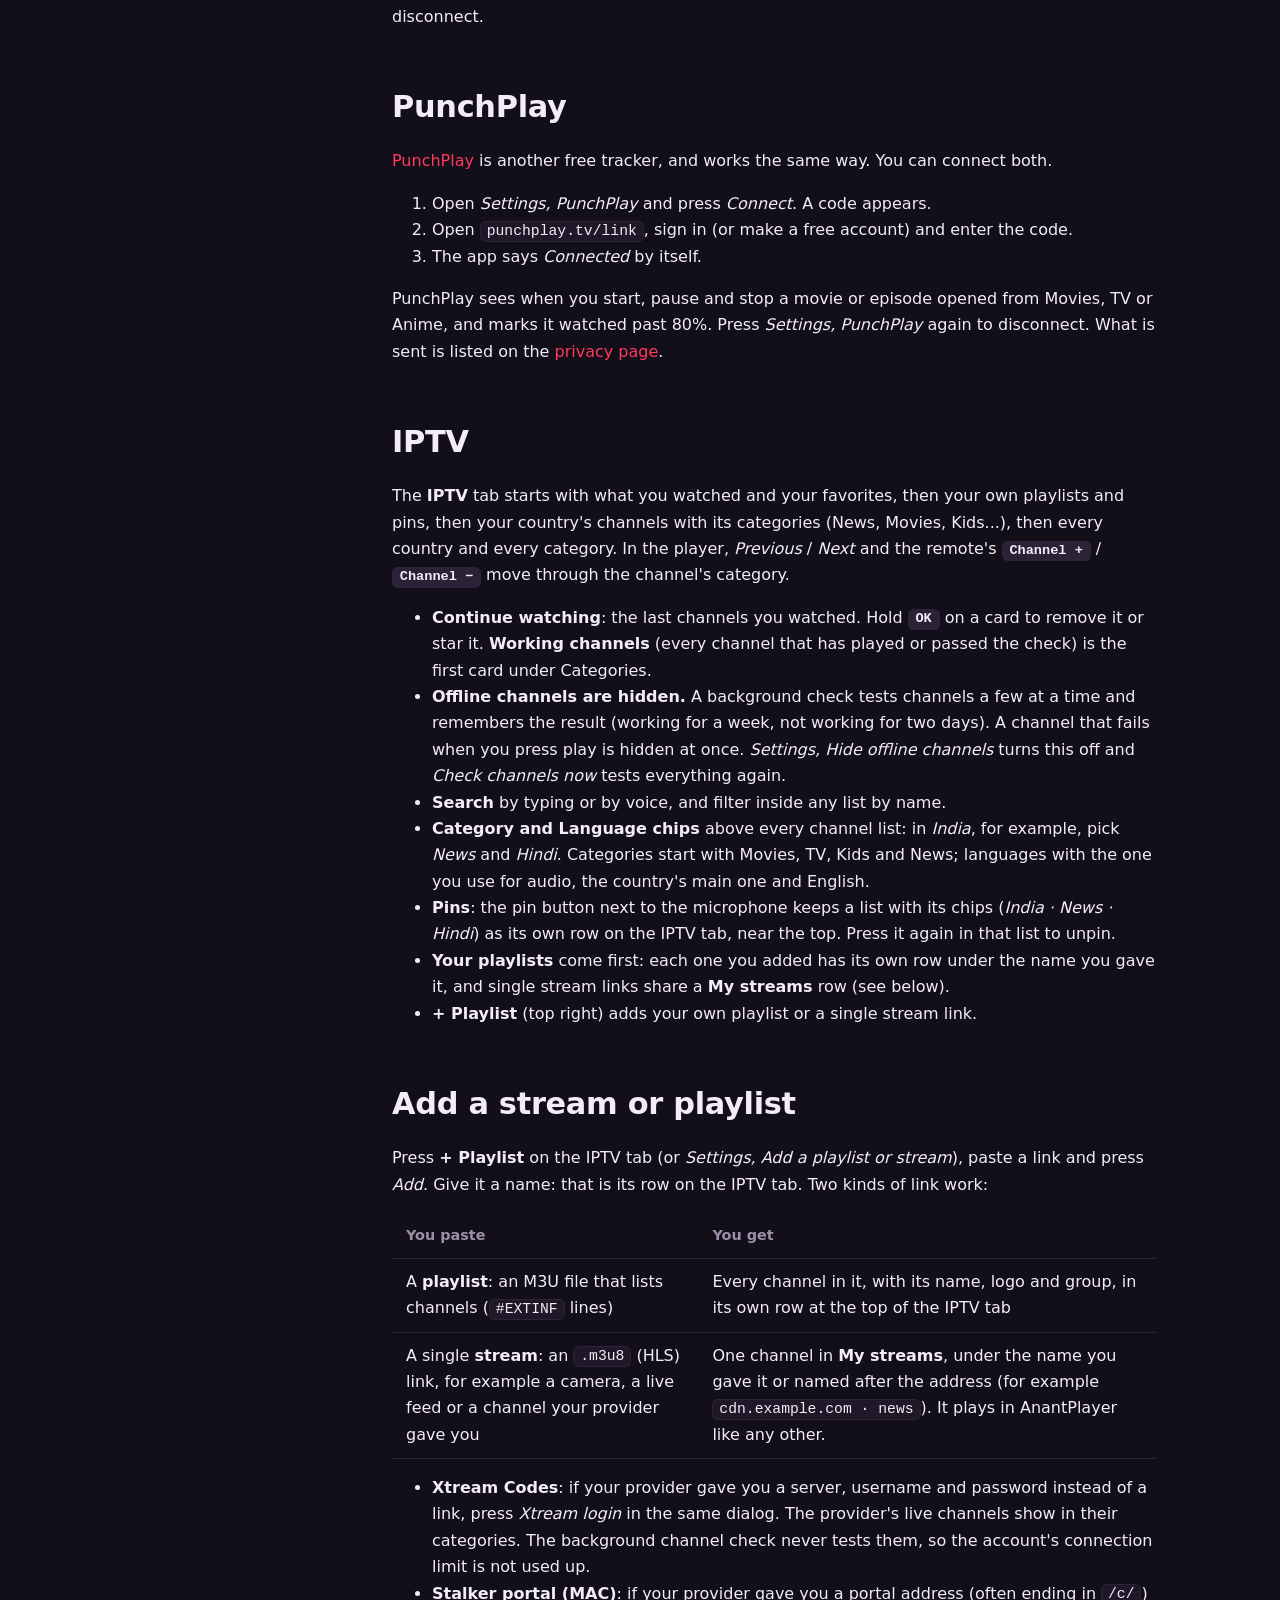
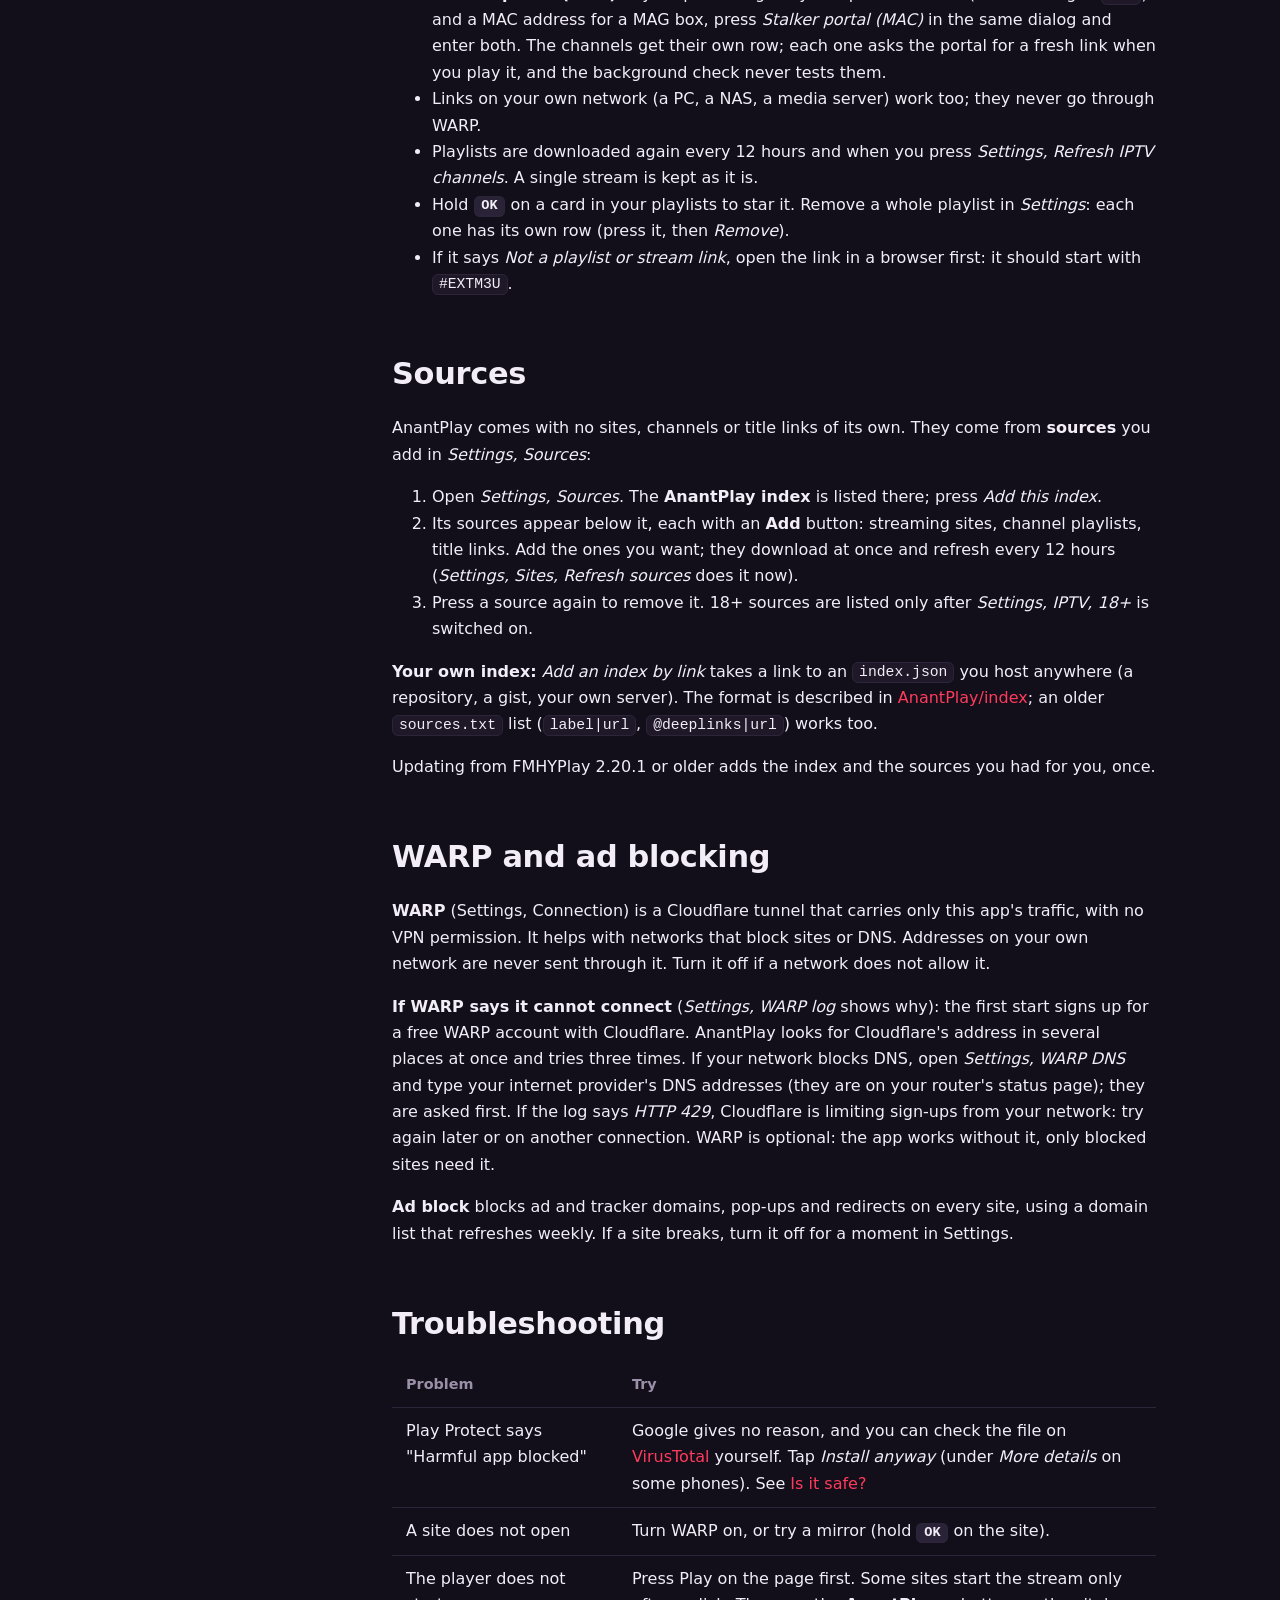
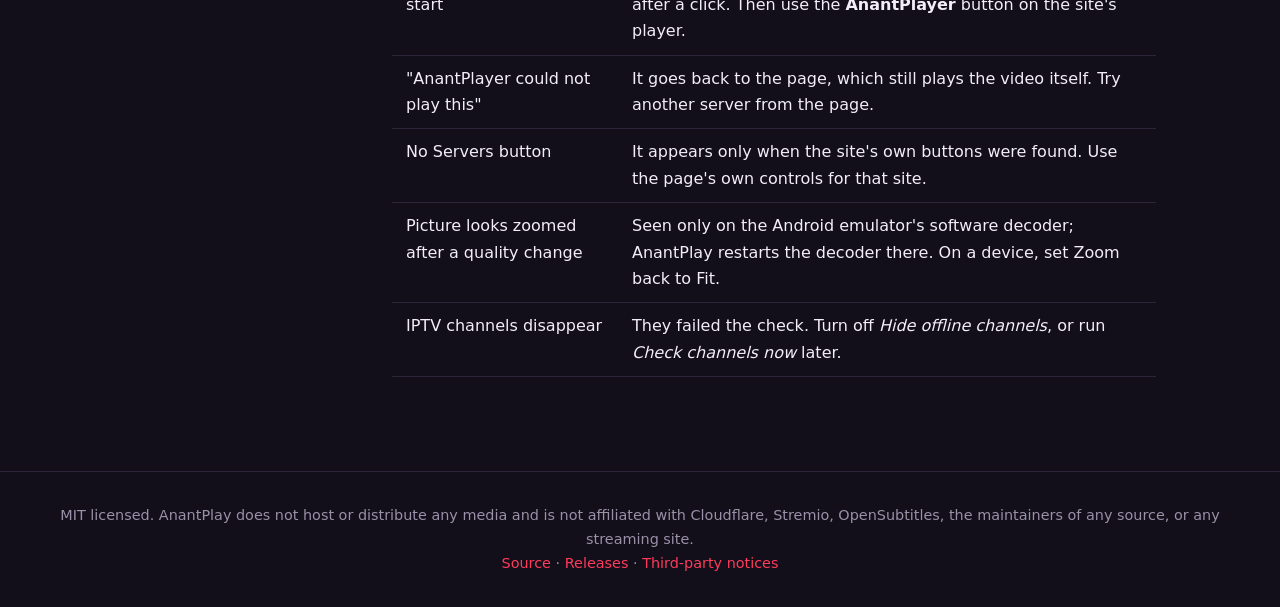
<file: docs/guide.html>
<!doctype html>
<html lang="en"><head><meta charset="utf-8"><meta name="viewport" content="width=device-width,initial-scale=1">
<title>User guide - AnantPlay</title>
<meta name="description" content="How to install and use AnantPlay: the TV remote, touch controls, AnantPlayer, IPTV, WARP, ad blocking, your own playlists and Simkl.">
<meta property="og:title" content="User guide - AnantPlay"><meta property="og:description" content="How to install and use AnantPlay: the TV remote, touch controls, AnantPlayer, IPTV, WARP, ad blocking, your own playlists and Simkl."><meta property="og:image" content="banner.png">
<meta name="theme-color" content="#120e1a"><link rel="icon" href="icon.png"><link rel="stylesheet" href="style.css">
</head><body>
<header class="nav"><div class="in">
<a class="brand" href="index.html"><img src="icon.png" alt=""><span>Anant<b>Play</b></span></a>
<nav><a href="index.html">Overview</a><a href="guide.html" class="on">User guide</a><a href="build.html">Build</a><a href="https://github.com/AnantPlay/android">GitHub</a></nav>
</div></header>

<main><div class="layout">
<aside class="toc"><a href="#install">Install</a><a href="#browse">Browse and play</a><a href="#favorites">Favorites and My list</a><a href="#addsite">Add your own site</a><a href="#remote">TV remote</a><a href="#touch">Phone and tablet</a><a href="#player">AnantPlayer</a><a href="#episodes">Episodes and skipping</a><a href="#cast">Cast to TV</a><a href="#subtitles">Subtitles</a><a href="#downloads">Downloads</a><a href="#simkl">Simkl</a><a href="#punchplay">PunchPlay</a><a href="#iptv">IPTV</a><a href="#addstream">Add a stream or playlist</a><a href="#sources">Sources</a><a href="#network">WARP and ad blocking</a><a href="#troubleshooting">Troubleshooting</a></aside>
<article>
<h1>User guide</h1>
<p class="sub">Everything you need to use AnantPlay on a TV or a phone.</p>

<h2 id="install">Install</h2>
<p>Download the right file from the <a href="https://github.com/AnantPlay/android/releases/latest">latest release</a>.</p>
<table><tr><th>File</th><th>Use it on</th></tr>
<tr><td><code>AnantPlay-TV-vX.Y.Z.apk</code></td><td>Android TV, Google TV, Fire TV and boxes. It adds the launcher entry and banner.</td></tr>
<tr><td><code>AnantPlay-Android-vX.Y.Z.apk</code></td><td>Phones and tablets.</td></tr></table>
<p><b>Phone:</b> open the downloaded file and allow installs from your browser or file manager when asked.<br>
<b>TV:</b> put the APK on a USB drive and open it with a file manager, or install over the network:</p>
<pre><code>adb connect TV_IP_ADDRESS:5555
adb install -r AnantPlay-TV-vX.Y.Z.apk</code></pre>
<h3 id="firetv">Fire TV</h3>
<p>Works on Fire TV sticks, cubes and TVs with Fire OS 7 or newer (the Fire TV Stick 4K and every model since 2019).</p>
<ol>
<li>On the Fire TV: <i>Settings, My Fire TV, About</i>, then press <kbd>OK</kbd> on the device name 7 times until it says you are a developer.</li>
<li>Install <b>Downloader</b> (by AFTVnews) from the Amazon Appstore: search for "Downloader".</li>
<li><i>Settings, My Fire TV, Developer options, Install unknown apps</i>: turn on <b>Downloader</b>.</li>
<li>Open Downloader and type the code <kbd>6664733</kbd>, or this address, then <i>Go</i>:<br><code>https://github.com/AnantPlay/android/releases/latest/download/AnantPlay-TV.apk</code></li>
<li><i>Install</i>, then <i>Open</i>. Downloader offers to delete the file afterwards; say yes.</li>
</ol>
<p>AnantPlay then updates itself from inside the app. To cast from your phone to the Fire TV, open AnantPlay on it once; the Fire TV shows up in the phone's Cast list as <i>Name - AnantPlay</i>.</p>
<p>Updates install over the old version, because every release is signed with the same key. You can check a file against <code>SHA256SUMS.txt</code> on the release page.</p>
<p><b>Is it safe?</b> Yes. All of the code is <a href="https://github.com/AnantPlay/android">on GitHub</a>, and every release APK is built from it by GitHub Actions. To check a file yourself, search its SHA-256 from <code>SHA256SUMS.txt</code> on <a href="https://www.virustotal.com">virustotal.com</a> or upload it there. Google Play Protect may still say <i>Harmful app blocked</i> without giving a reason; tap <i>Install anyway</i> (under <i>More details</i> on some phones).</p>
<p><b>Updates from inside the app</b> (2.14.0 and later): when a newer release is out, Home shows one line with an <i>Install</i> button. AnantPlay downloads it from GitHub and Android asks you to confirm; the first time, allow AnantPlay to install unknown apps. <i>Settings, Check for updates</i> looks right away, and <i>Check automatically</i> turns the automatic check off; it looks every hour and at every boot, even with the app closed.</p>

<h2 id="browse">Browse and play</h2>
<p>The tabs are <b>Home</b>, <b>Movies</b>, <b>TV</b>, <b>Sports</b>, <b>Anime</b> and <b>IPTV</b>: on a rail down the left side on a TV (with Search on top, and WARP and Settings at the foot), along the bottom on a phone (Search, WARP and Settings are in the bar on top). They stay on every screen; pressing one from a title page or a list goes Home on that tab. On a phone, pull down at the top of a tab to load it again.</p>
<p><b>Your country first:</b> Home opens with Movies and TV rows from your country, and the Movies and TV tabs open on your first language with a chip for each (India: Hindi, Tamil, Telugu...). The country comes from the mobile network or the time zone; <i>Settings, Your country</i> changes it or turns it off.</p>
<ul>
<li><b>Sites</b> are the streaming sites from the sources you added (<a href="#sources">Sources</a>), grouped by what they carry. Pick one to open it. With no source added, each tab shows an <i>Add sources</i> button instead.</li>
<li><b>Catalog rows</b> show what is new and popular. Pick a title (its page has a <i>Trailer</i> button), then <i>Watch on</i> a site; a series starts at its first episode unless you pick another from the list (50 at a time, <i>Load more</i> for the rest): on sites your title-links source knows it opens the title's own page (or the episode you picked), on the others it searches for the name and opens the match. Anime titles list anime sites only, and the sites that open episodes directly come first.</li>
<li><b>Platforms</b> (Home, Movies, TV) are the streaming services: pick one for rows of what is on it (Popular, Top rated, New, then a row per genre). Disney+ also has its brands on top (Disney, Pixar, Marvel, Star Wars, National Geographic). <b>Studios</b> and <b>Kids</b> on Home work the same way. A brand's page has its own rows (Marvel: MCU, Avengers, X-Men...) and <i>All / Movies / Series</i> chips.</li>
<li>A row of titles shows 15; <b>More</b> at its end opens the whole list as a grid, in the same order.</li>
<li><b>Continue watching</b> on Home brings back the last titles you opened.</li>
<li>Hold <kbd>OK</kbd> (long-press on a phone) on a site for favorites and mirrors.</li>
</ul>
<p>When a site starts a video, AnantPlay takes it over and opens it in <b>AnantPlayer</b>. <kbd>Back</kbd> returns to the site, and the <b>AnantPlayer</b> button on the site's own player brings it back. Sites' "Join our Discord", "What's new" and donate pop-ups are closed for you.</p>

<h2 id="favorites">Favorites and My list</h2>
<p>Mark what you use most so it is one press away.</p>
<table><tr><th>What</th><th>How to mark it</th><th>Where it shows up</th></tr>
<tr><td>A <b>site</b></td><td>Hold <kbd>OK</kbd> (long-press on a phone) on the site, then <i>Add to favorites</i>. The same menu removes it.</td><td>The <b>Favorites</b> row on Home</td></tr>
<tr><td>A <b>title</b> (movie or series)</td><td>Hold <kbd>OK</kbd> or long-press its poster. A message confirms <i>Added to My list</i>; do it again to remove it. On the title page you can also press <i>+ My list</i>.</td><td>The <b>My list</b> row on Home</td></tr>
<tr><td>An <b>IPTV channel</b></td><td>Hold <kbd>OK</kbd> or press <kbd>Menu</kbd> on the channel's card, then <i>Add to favorites</i> (a star appears on its name).</td><td>The <b>Favorites</b> row on the IPTV tab</td></tr></table>
<p><i>Settings, Your data</i> clears favorites, watch history, IPTV history and My list.</p>

<h2 id="addsite">Add your own site</h2>
<p>Any website can live in the app, even one that is in none of your sources.</p>
<ol>
<li>On <b>Home</b>, find the <b>Favorites</b> row and press the <b>+ Add a site</b> card.</li>
<li>Type or paste the address (for example <code>example.com</code>; <code>https://</code> is added for you) and press <i>Add</i>.</li>
<li>The site appears in Favorites. Open it like any other: AnantPlayer, ad blocking, the remote cursor and the Servers and Quality buttons all work on it.</li>
</ol>
<p>Hold <kbd>OK</kbd> on it to remove it from your favorites.</p>

<h2 id="remote">TV remote</h2>
<table><tr><th>Where</th><th>Key</th><th>What it does</th></tr>
<tr><td rowspan="2">Menus</td><td>Arrows, <kbd>OK</kbd></td><td>Move and select. <kbd>Left</kbd> from a page reaches the rail; <kbd>OK</kbd> on a tab opens it with the focus on its first card. <kbd>Up</kbd> and <kbd>Down</kbd> stay inside the page, and coming back from a video returns to the card you left</td></tr>
<tr><td><kbd>Menu</kbd></td><td>Same as holding <kbd>OK</kbd>: favorites, mirrors, remove</td></tr>
<tr><td rowspan="2">Sites</td><td>Arrows</td><td>Move a round cursor over the page (or the focus, in focus mode)</td></tr>
<tr><td>Hold <kbd>OK</kbd> 5 s</td><td>Switch between cursor and focus mode for that site</td></tr>
<tr><td rowspan="5">Player</td><td><kbd>Left</kbd> <kbd>Right</kbd></td><td>Seek 10 s; hold to go faster (30 s, then 60 s)</td></tr>
<tr><td><kbd>OK</kbd> / Play</td><td>Pause and play; when <i>Skip intro</i> or <i>Next episode</i> shows, it presses that</td></tr>
<tr><td><kbd>Up</kbd></td><td>Show the controls</td></tr>
<tr><td><kbd>Down</kbd> / <kbd>Menu</kbd></td><td>Move to the buttons; the one the remote is on shows its name above it</td></tr>
<tr><td><kbd>Back</kbd></td><td>Close the player and return to the site</td></tr>
<tr><td>Anywhere</td><td>Hold <kbd>Back</kbd> 3 s</td><td>Go straight to Home ("Going to Home…"), closing everything open</td></tr></table>
<p>Seeking waits until you stop pressing, then jumps once, so holding the key does not make the stream reload on every step.</p>

<h2 id="touch">Phone and tablet</h2>
<table><tr><th>Gesture</th><th>What it does</th></tr>
<tr><td>Tap the video</td><td>Show or hide the controls</td></tr>
<tr><td>Double-tap the left or right third</td><td>Back or forward 10 seconds</td></tr>
<tr><td>Double-tap the middle</td><td>Pause and play</td></tr>
<tr><td>Hold the right half</td><td>Play at 2x until you let go</td></tr>
<tr><td>Hold the left half</td><td>Go back at 2x until you let go</td></tr>
<tr><td>Swipe up or down on the left half</td><td>Brightness</td></tr>
<tr><td>Swipe up or down on the right half</td><td>Volume</td></tr>
<tr><td>Drag the progress bar</td><td>Seek (it jumps once, when you let go)</td></tr></table>
<p>The player follows the rotation lock (the Full screen button turns it), and it keeps clear of camera cut-outs. <b>Picture in picture:</b> press Home while a video plays and it keeps playing in a small window, with play and pause; tap it for full screen, close it to stop.</p>
<p><b>Back to Home in one step:</b> on a phone the player has a house button at the top right, and the same house sits at the top right of a website. On a TV open <i>More</i> in the player, or press <kbd>Menu</kbd> on a website, and pick <i>Home</i>. Everything open closes, and your place in the video is saved. While the app loads a page, searches for the title, opens the episode or starts the video, a translucent screen with the title, the current step and a spinner covers the site; tap it (or press <kbd>Back</kbd>) to see the page, and it closes by itself if a step gets stuck.</p>

<h2 id="player">AnantPlayer</h2>
<p>One row of buttons at the bottom; the line under the title says what is playing and what is picked (for example <i>Season 2 · Episode 3 · 1080p · English · Dub</i>). A button only shows when it has something to offer.</p>
<table><tr><th>Button</th><th>What it does</th></tr>
<tr><td>Previous, Next</td><td>The episode before or after this one (series and anime).</td></tr>
<tr><td>Quality</td><td>The qualities the stream offers (with frame rate, for example <code>1080p60</code>), or the site's own quality list for sites that serve one playlist per quality. <i>Auto</i> stops at what the device plays smoothly; <i>Settings, Player, Highest quality</i> sets the limit yourself.</td></tr>
<tr><td>Audio</td><td>The stream's audio tracks by language. The language you pick is remembered: the next videos start in it when they have it, otherwise in your device's language.</td></tr>
<tr><td>SUB / DUB</td><td>Anime: switches between subtitled and dubbed in one press. The badge says which is playing, and each site remembers your pick.</td></tr>
<tr><td>Episodes</td><td>A strip of episodes along the bottom, each with its picture and name, while the video keeps playing. The one playing is marked; pick another and it opens. For a live channel the same button is <i>Channels</i> (the channel's category in its country), for a movie <i>More to watch</i>. <kbd>Down</kbd> from the buttons opens it too; the button again, <kbd>Back</kbd> or a tap outside closes it.</td></tr>
<tr><td>Servers</td><td>The site's own servers (see below).</td></tr>
<tr><td>Subtitles</td><td>The stream's subtitles, <i>Search subtitles</i>, and <i>Settings</i> (size, position, color, background, timing).</td></tr>
<tr><td>Download</td><td>Saves the movie, series or anime you are watching (see <a href="#downloads">Downloads</a>).</td></tr>
<tr><td>More</td><td>Speed (0.5x to 2x), Sound boost (Volume boost and Dialog boost, each from 0 to 20, off at 0), Downloads, Zoom (Fit, Fill, Stretch, 16:9, 4:3), Debug overlay and From the start. <i>Debug overlay</i> shows live numbers over the picture: size and frame rate, codec and whether the decoder is hardware or software, video and audio bitrate, network speed (last download, estimate, 30-second average, total), buffer, dropped frames, stream type and host, how long the video took to open, and memory. It stays on or off as you leave it.</td></tr>
<tr><td>Cast, Full screen</td><td>Send the video to a TV (phone), and turn the phone.</td></tr></table>
<div class="note">For live channels the −10 and +10 buttons and the progress bar are hidden, since there is nothing to seek in.</div>

<h2 id="episodes">Episodes, skipping and servers</h2>
<p><b>Episodes:</b> pick a series or anime episode from the catalog, or from the player's <b>Episodes</b>, <b>Previous</b> and <b>Next</b>. On sites whose episode addresses AnantPlay knows (34 TV and 22 anime sites) the episode opens directly; on the others AnantPlay opens the show's page and presses the episode in the site's own list, also when it sits behind the player's Episodes and Season menus. The new stream opens in AnantPlayer by itself.</p>
<p><b>Skip intro, recap and credits:</b> during an intro or a "Previously on" a <i>Skip intro</i> button shows over the picture; tap it or press <kbd>OK</kbd>. At the credits it becomes <i>Next episode</i>; only your press moves on before the video ends. <i>Settings, Skip intros</i> skips intros and recaps without asking. The times come from TheIntroDB and AniSkip, so they are there for most popular shows, anime and many movies.</p>
<p><b>Servers</b> lists the site's own servers (the buttons named Server, Source or Mirror, including ones behind a menu). Choose one: the player closes, AnantPlay presses it on the site, and the new stream opens by itself.</p>

<h2 id="cast">Cast to TV</h2>
<p>Play something on the phone, tap the screen, then tap <b>Cast</b> (the first button in the player) and pick a TV. The TV carries on from the same spot, and the phone becomes the remote: play and pause, the seek bar, −10 s and +10 s, and the TV's volume (the phone's volume keys work too). <b>Stop casting</b> brings the video back to the phone where the TV was. <b>Re-scan</b>, at the end of the list, looks for TVs again.</p>
<img class="shot" src="cast.svg" alt="Cast from the phone to a TV on the same Wi-Fi">
<table><tr><th>In the list</th><th>What happens</th></tr>
<tr><td>Bedroom - AnantPlay (Recommended)</td><td>AnantPlay on the TV plays the stream itself, with the site's headers and cookie, WARP, ad blocking and subtitles.</td></tr>
<tr><td>Bedroom - Chromecast</td><td>Any Chromecast, Google TV or TV with Cast built in, without AnantPlay on it. The phone relays the stream, so keep it on and on the same Wi-Fi.</td></tr>
<tr><td>Living room - DLNA</td><td>Smart TVs with DLNA / UPnP (Samsung, LG, Sony, Kodi and others), also through the phone. Not every TV plays HLS streams; MP4 and TS streams work on most.</td></tr></table>
<p><b>Setting up the TV for AnantPlay casts:</b> install the TV app and open it once. Then on the TV, open <b>Settings, Cast to this TV</b> and allow <i>Display over other apps</i>: after that a cast opens the player even when AnantPlay is closed.</p>
<div class="note">TCL and some other TVs do not let apps start by themselves after the TV restarts. On those, open AnantPlay once after a restart and the TV shows up on the phone again.</div>

<h2 id="subtitles">Subtitles</h2>
<p>Open <b>Subtitles</b>, choose <i>Search subtitles</i>, then a language (the one you picked last, your device's and English are on top, then every language by name) and a file. AnantPlay downloads the file, converts it so every script shows right (Arabic, Hindi, Chinese and the rest), and playback continues from the same spot. Search needs to know which title is playing: it comes from the catalog when you started from there, otherwise from the page's title and address.</p>
<p><b>Auto-sync:</b> a file made for another release is often off, sometimes by minutes (a release with a recap). AnantPlay listens to the speech for a minute or two and lines the file up by itself; a message says when it did. Change the timing yourself and it leaves it alone.</p>
<p>The last entry in <b>Subtitles</b>, <i>Settings</i>, opens a panel with − and + buttons:</p>
<ul>
<li><b>Size</b> and <b>Position</b> (+ moves them up, for TVs that show them too low or too high). Both are remembered, and <i>Settings, Subtitles</i> changes them too.</li>
<li><b>Color</b> and <b>Background</b>.</li>
<li><b>Timing</b>: + shows subtitles later, − earlier, 0.1 s a press. It applies to the video you are watching.</li>
<li><i>Reset</i> puts them back.</li>
</ul>

<h2 id="downloads">Downloads</h2>
<p>While a movie, series or anime plays, press <b>Download</b> (the arrow pointing down, next to More). AnantPlay looks at the stream and asks first: it shows the file name and the full path of the folder, and the pencil next to each one changes it. Downloads keep going when you leave the app, with the progress in a notification.</p>
<ul>
<li><b>File names</b> read like <code>Crawlers.2024.1080p.AnantPlay.mp4</code>: the title and year (or <code>S01E02</code> and the episode name for a series), the quality, and the app's mark, with dots between the parts.</li>
<li><b>Several connections</b> at once, 4 by default: a plain file is fetched in parts, an HLS stream a few pieces at a time. Change it in <i>Settings, Downloads, Connections</i> (1 to 8).</li>
<li><b>Folder:</b> <i>Download/AnantPlay</i>, or another one under Download, Movies or Documents in <i>Settings, Downloads, Folder</i>.</li>
<li>The <b>Downloads</b> screen (<i>More, Downloads</i>, or <i>Settings, Downloads</i>) lists them with the file's path and a pause, play and bin button each; a tick marks a finished one. A paused download carries on from where it stopped.</li>
<li>HLS streams are saved as <code>.ts</code>, or as <code>.mp4</code> with a seek index, so the video can be skipped through. A stream that keeps its sound in a separate playlist is saved as an <code>.mp4</code> with the sound joined in (it takes a moment at the end). DASH streams, live streams and protected streams cannot be downloaded.</li>
</ul>

<h2 id="simkl">Simkl</h2>
<p><a href="https://simkl.com">Simkl</a> is a free watch tracker. Connect it once and the movies and episodes you watch are marked watched there.</p>
<ol>
<li>Open <i>Settings, Simkl</i> and press <i>Connect</i>. A code appears.</li>
<li>On your phone or computer open <code>simkl.com/pin</code>, sign in (or make a free account) and enter the code.</li>
<li>The TV says <i>Connected</i> by itself.</li>
</ol>
<p>Only titles opened from Movies, TV or Anime count, since they carry the title's IMDb id. A title is marked watched once you pass 80% in AnantPlayer. Press <i>Settings, Simkl</i> again to disconnect.</p>

<h2 id="punchplay">PunchPlay</h2>
<p><a href="https://punchplay.tv">PunchPlay</a> is another free tracker, and works the same way. You can connect both.</p>
<ol>
<li>Open <i>Settings, PunchPlay</i> and press <i>Connect</i>. A code appears.</li>
<li>Open <code>punchplay.tv/link</code>, sign in (or make a free account) and enter the code.</li>
<li>The app says <i>Connected</i> by itself.</li>
</ol>
<p>PunchPlay sees when you start, pause and stop a movie or episode opened from Movies, TV or Anime, and marks it watched past 80%. Press <i>Settings, PunchPlay</i> again to disconnect. What is sent is listed on the <a href="privacy.html">privacy page</a>.</p>

<h2 id="iptv">IPTV</h2>
<p>The <b>IPTV</b> tab starts with what you watched and your favorites, then your own playlists and pins, then your country's channels with its categories (News, Movies, Kids...), then every country and every category. In the player, <i>Previous</i> / <i>Next</i> and the remote's <kbd>Channel +</kbd> / <kbd>Channel −</kbd> move through the channel's category.</p>
<ul>
<li><b>Continue watching</b>: the last channels you watched. Hold <kbd>OK</kbd> on a card to remove it or star it. <b>Working channels</b> (every channel that has played or passed the check) is the first card under Categories.</li>
<li><b>Offline channels are hidden.</b> A background check tests channels a few at a time and remembers the result (working for a week, not working for two days). A channel that fails when you press play is hidden at once. <i>Settings, Hide offline channels</i> turns this off and <i>Check channels now</i> tests everything again.</li>
<li><b>Search</b> by typing or by voice, and filter inside any list by name.</li>
<li><b>Category and Language chips</b> above every channel list: in <i>India</i>, for example, pick <i>News</i> and <i>Hindi</i>. Categories start with Movies, TV, Kids and News; languages with the one you use for audio, the country's main one and English.</li>
<li><b>Pins</b>: the pin button next to the microphone keeps a list with its chips (<i>India · News · Hindi</i>) as its own row on the IPTV tab, near the top. Press it again in that list to unpin.</li>
<li><b>Your playlists</b> come first: each one you added has its own row under the name you gave it, and single stream links share a <b>My streams</b> row (see below).</li>
<li><b>+ Playlist</b> (top right) adds your own playlist or a single stream link.</li>
</ul>

<h2 id="addstream">Add a stream or playlist</h2>
<p>Press <b>+ Playlist</b> on the IPTV tab (or <i>Settings, Add a playlist or stream</i>), paste a link and press <i>Add</i>. Give it a name: that is its row on the IPTV tab. Two kinds of link work:</p>
<table><tr><th>You paste</th><th>You get</th></tr>
<tr><td>A <b>playlist</b>: an M3U file that lists channels (<code>#EXTINF</code> lines)</td><td>Every channel in it, with its name, logo and group, in its own row at the top of the IPTV tab</td></tr>
<tr><td>A single <b>stream</b>: an <code>.m3u8</code> (HLS) link, for example a camera, a live feed or a channel your provider gave you</td><td>One channel in <b>My streams</b>, under the name you gave it or named after the address (for example <code>cdn.example.com · news</code>). It plays in AnantPlayer like any other.</td></tr></table>
<ul>
<li><b>Xtream Codes</b>: if your provider gave you a server, username and password instead of a link, press <i>Xtream login</i> in the same dialog. The provider's live channels show in their categories. The background channel check never tests them, so the account's connection limit is not used up.</li>
<li><b>Stalker portal (MAC)</b>: if your provider gave you a portal address (often ending in <code>/c/</code>) and a MAC address for a MAG box, press <i>Stalker portal (MAC)</i> in the same dialog and enter both. The channels get their own row; each one asks the portal for a fresh link when you play it, and the background check never tests them.</li>
<li>Links on your own network (a PC, a NAS, a media server) work too; they never go through WARP.</li>
<li>Playlists are downloaded again every 12 hours and when you press <i>Settings, Refresh IPTV channels</i>. A single stream is kept as it is.</li>
<li>Hold <kbd>OK</kbd> on a card in your playlists to star it. Remove a whole playlist in <i>Settings</i>: each one has its own row (press it, then <i>Remove</i>).</li>
<li>If it says <i>Not a playlist or stream link</i>, open the link in a browser first: it should start with <code>#EXTM3U</code>.</li>
</ul>

<h2 id="sources">Sources</h2>
<p>AnantPlay comes with no sites, channels or title links of its own. They come from <b>sources</b> you add in <i>Settings, Sources</i>:</p>
<ol>
<li>Open <i>Settings, Sources</i>. The <b>AnantPlay index</b> is listed there; press <i>Add this index</i>.</li>
<li>Its sources appear below it, each with an <b>Add</b> button: streaming sites, channel playlists, title links. Add the ones you want; they download at once and refresh every 12 hours (<i>Settings, Sites, Refresh sources</i> does it now).</li>
<li>Press a source again to remove it. 18+ sources are listed only after <i>Settings, IPTV, 18+</i> is switched on.</li>
</ol>
<p><b>Your own index:</b> <i>Add an index by link</i> takes a link to an <code>index.json</code> you host anywhere (a repository, a gist, your own server). The format is described in <a href="https://github.com/AnantPlay/index">AnantPlay/index</a>; an older <code>sources.txt</code> list (<code>label|url</code>, <code>@deeplinks|url</code>) works too.</p>
<p>Updating from FMHYPlay 2.20.1 or older adds the index and the sources you had for you, once.</p>

<h2 id="network">WARP and ad blocking</h2>
<p><b>WARP</b> (Settings, Connection) is a Cloudflare tunnel that carries only this app's traffic, with no VPN permission. It helps with networks that block sites or DNS. Addresses on your own network are never sent through it. Turn it off if a network does not allow it.</p>
<p><b>If WARP says it cannot connect</b> (<i>Settings, WARP log</i> shows why): the first start signs up for a free WARP account with Cloudflare. AnantPlay looks for Cloudflare's address in several places at once and tries three times. If your network blocks DNS, open <i>Settings, WARP DNS</i> and type your internet provider's DNS addresses (they are on your router's status page); they are asked first. If the log says <i>HTTP 429</i>, Cloudflare is limiting sign-ups from your network: try again later or on another connection. WARP is optional: the app works without it, only blocked sites need it.</p>
<p><b>Ad block</b> blocks ad and tracker domains, pop-ups and redirects on every site, using a domain list that refreshes weekly. If a site breaks, turn it off for a moment in Settings.</p>

<h2 id="troubleshooting">Troubleshooting</h2>
<table><tr><th>Problem</th><th>Try</th></tr>
<tr><td>Play Protect says "Harmful app blocked"</td><td>Google gives no reason, and you can check the file on <a href="https://www.virustotal.com">VirusTotal</a> yourself. Tap <i>Install anyway</i> (under <i>More details</i> on some phones). See <a href="#install">Is it safe?</a></td></tr>
<tr><td>A site does not open</td><td>Turn WARP on, or try a mirror (hold <kbd>OK</kbd> on the site).</td></tr>
<tr><td>The player does not start</td><td>Press Play on the page first. Some sites start the stream only after a click. Then use the <b>AnantPlayer</b> button on the site's player.</td></tr>
<tr><td>"AnantPlayer could not play this"</td><td>It goes back to the page, which still plays the video itself. Try another server from the page.</td></tr>
<tr><td>No Servers button</td><td>It appears only when the site's own buttons were found. Use the page's own controls for that site.</td></tr>
<tr><td>Picture looks zoomed after a quality change</td><td>Seen only on the Android emulator's software decoder; AnantPlay restarts the decoder there. On a device, set Zoom back to Fit.</td></tr>
<tr><td>IPTV channels disappear</td><td>They failed the check. Turn off <i>Hide offline channels</i>, or run <i>Check channels now</i> later.</td></tr></table>
</article>
</div></main>
<footer>MIT licensed. AnantPlay does not host or distribute any media and is not affiliated with Cloudflare, Stremio, OpenSubtitles, the maintainers of any source, or any streaming site.<br>
<a href="https://github.com/AnantPlay/android">Source</a> · <a href="https://github.com/AnantPlay/android/releases/latest">Releases</a> · <a href="https://github.com/AnantPlay/android/blob/main/THIRD_PARTY.md">Third-party notices</a></footer>
</body></html>
</file>
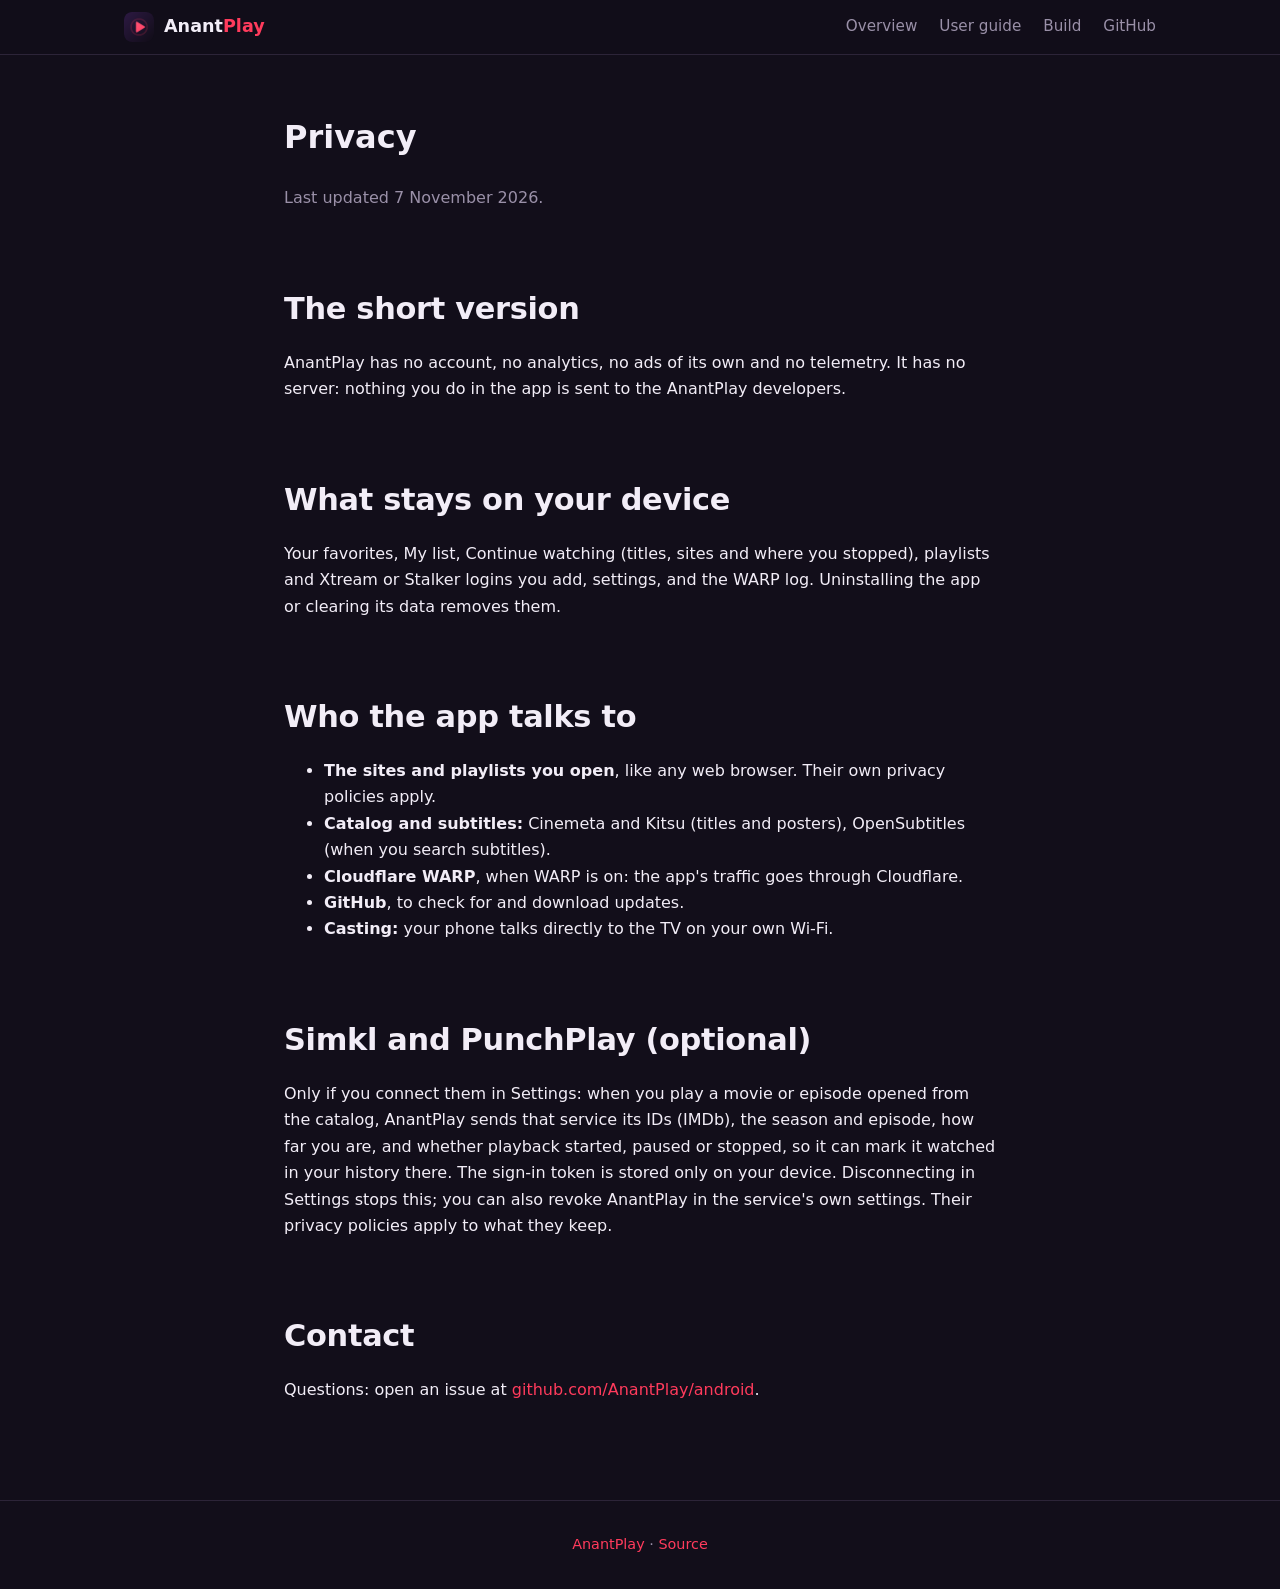
<file: docs/privacy.html>
<!doctype html>
<html lang="en"><head><meta charset="utf-8"><meta name="viewport" content="width=device-width,initial-scale=1">
<title>AnantPlay privacy</title>
<meta name="description" content="What AnantPlay does and does not do with your data.">
<meta name="theme-color" content="#120e1a"><link rel="icon" href="icon.png"><link rel="stylesheet" href="style.css">
</head><body>
<header class="nav"><div class="in">
<a class="brand" href="index.html"><img src="icon.png" alt=""><span>Anant<b>Play</b></span></a>
<nav><a href="index.html">Overview</a><a href="guide.html">User guide</a><a href="build.html">Build</a><a href="https://github.com/AnantPlay/android">GitHub</a></nav>
</div></header>
<main style="max-width:760px">
<h1 style="margin-top:56px">Privacy</h1>
<p class="sub">Last updated 7 November 2026.</p>

<h2>The short version</h2>
<p>AnantPlay has no account, no analytics, no ads of its own and no telemetry. It has no server: nothing you do in the app is sent to the AnantPlay developers.</p>

<h2>What stays on your device</h2>
<p>Your favorites, My list, Continue watching (titles, sites and where you stopped), playlists and Xtream or Stalker logins you add, settings, and the WARP log. Uninstalling the app or clearing its data removes them.</p>

<h2>Who the app talks to</h2>
<ul>
<li><b>The sites and playlists you open</b>, like any web browser. Their own privacy policies apply.</li>
<li><b>Catalog and subtitles:</b> Cinemeta and Kitsu (titles and posters), OpenSubtitles (when you search subtitles).</li>
<li><b>Cloudflare WARP</b>, when WARP is on: the app's traffic goes through Cloudflare.</li>
<li><b>GitHub</b>, to check for and download updates.</li>
<li><b>Casting:</b> your phone talks directly to the TV on your own Wi-Fi.</li>
</ul>

<h2>Simkl and PunchPlay (optional)</h2>
<p>Only if you connect them in Settings: when you play a movie or episode opened from the catalog, AnantPlay sends that service its IDs (IMDb), the season and episode, how far you are, and whether playback started, paused or stopped, so it can mark it watched in your history there. The sign-in token is stored only on your device. Disconnecting in Settings stops this; you can also revoke AnantPlay in the service's own settings. Their privacy policies apply to what they keep.</p>

<h2>Contact</h2>
<p>Questions: open an issue at <a href="https://github.com/AnantPlay/android/issues">github.com/AnantPlay/android</a>.</p>
</main>
<footer><a href="index.html">AnantPlay</a> · <a href="https://github.com/AnantPlay/android">Source</a></footer>
</body></html>
</file>
<file: docs/style.css>
:root { --bg:#120e1a; --card:#1e1828; --card2:#2a2236; --accent:#ff3b5c; --text:#f2edf7; --muted:#9a90a8; --line:#2c2438; }
* { box-sizing:border-box; }
html { scroll-behavior:smooth; }
body { margin:0; background:var(--bg); color:var(--text); font:16px/1.65 system-ui,-apple-system,"Segoe UI",Roboto,sans-serif; -webkit-font-smoothing:antialiased; }
a { color:var(--accent); text-decoration:none; } a:hover { text-decoration:underline; }
code,pre { font-family:ui-monospace,SFMono-Regular,Menlo,Consolas,monospace; font-size:.92em; }
code { background:var(--card); border:1px solid var(--line); padding:.1em .4em; border-radius:6px; }
pre { background:#0d0a13; border:1px solid var(--line); border-radius:12px; padding:16px 18px; overflow:auto; line-height:1.5; }
pre code { background:none; border:0; padding:0; }
header.nav { position:sticky; top:0; z-index:5; backdrop-filter:blur(12px); background:rgba(18,14,26,.82); border-bottom:1px solid var(--line); }
.nav .in { max-width:1080px; margin:auto; padding:12px 24px; display:flex; align-items:center; gap:28px; }
.brand { display:flex; align-items:center; gap:10px; font-weight:700; font-size:1.1rem; color:var(--text); } .brand img { width:30px; height:30px; border-radius:8px; } .brand b { color:var(--accent); font-weight:700; }
.nav nav { margin-left:auto; display:flex; gap:22px; } .nav nav a { color:var(--muted); font-size:.95rem; } .nav nav a:hover, .nav nav a.on { color:var(--text); text-decoration:none; }
main { max-width:1080px; margin:auto; padding:0 24px 80px; }
.hero { padding:72px 0 40px; text-align:center; }
.hero h1 { font-size:clamp(2.2rem,5vw,3.6rem); line-height:1.08; margin:0 0 18px; letter-spacing:-.02em; } .hero h1 b { color:var(--accent); }
.hero p.lead { max-width:640px; margin:0 auto 30px; color:var(--muted); font-size:1.15rem; }
.btn { display:inline-block; padding:12px 24px; border-radius:999px; font-weight:600; margin:4px; } .btn.p { background:var(--accent); color:#fff; } .btn.s { background:var(--card2); color:var(--text); } .btn:hover { text-decoration:none; filter:brightness(1.1); }
.shot { border-radius:18px; border:1px solid var(--line); box-shadow:0 30px 80px rgba(0,0,0,.55); width:100%; display:block; }
.hero .shot { max-width:900px; margin:44px auto 0; }
h2 { font-size:1.9rem; margin:72px 0 8px; letter-spacing:-.01em; } h3 { margin:34px 0 6px; font-size:1.2rem; }
p.sub { color:var(--muted); margin:0 0 26px; max-width:720px; }
.grid { display:grid; grid-template-columns:repeat(auto-fit,minmax(300px,1fr)); gap:16px; }
.card { background:var(--card); border:1px solid var(--line); border-radius:16px; padding:22px 24px; } .card h3 { margin:0 0 8px; font-size:1.08rem; } .card p { margin:0; color:var(--muted); font-size:.97rem; }
.two { display:grid; grid-template-columns:1fr 1fr; gap:16px; } @media(max-width:760px){ .two { grid-template-columns:1fr; } .nav nav { gap:14px; } }
.phones { display:flex; gap:18px; justify-content:center; align-items:flex-start; flex-wrap:wrap; } .phones img { height:420px; width:auto; border-radius:16px; border:1px solid var(--line); }
table { border-collapse:collapse; width:100%; margin:14px 0; } th,td { text-align:left; padding:10px 14px; border-bottom:1px solid var(--line); vertical-align:top; } th { color:var(--muted); font-weight:600; font-size:.9rem; }
kbd { background:var(--card2); border:1px solid var(--line); border-bottom-width:2px; border-radius:6px; padding:.1em .5em; font:600 .85em ui-monospace,monospace; }
.note { border-left:3px solid var(--accent); background:var(--card); padding:12px 18px; border-radius:0 12px 12px 0; color:var(--muted); margin:18px 0; }
.layout { display:grid; grid-template-columns:220px 1fr; gap:48px; padding-top:40px; } .toc { position:sticky; top:84px; align-self:start; font-size:.93rem; } .toc a { display:block; color:var(--muted); padding:5px 0; } .toc a:hover { color:var(--text); text-decoration:none; }
.layout h1 { margin:0 0 6px; font-size:2.2rem; letter-spacing:-.02em; } .layout h2 { margin-top:52px; scroll-margin-top:80px; }
@media(max-width:860px){ .layout { grid-template-columns:1fr; } .toc { display:none; } }
footer { border-top:1px solid var(--line); color:var(--muted); font-size:.9rem; text-align:center; padding:32px 24px; }
</file>
